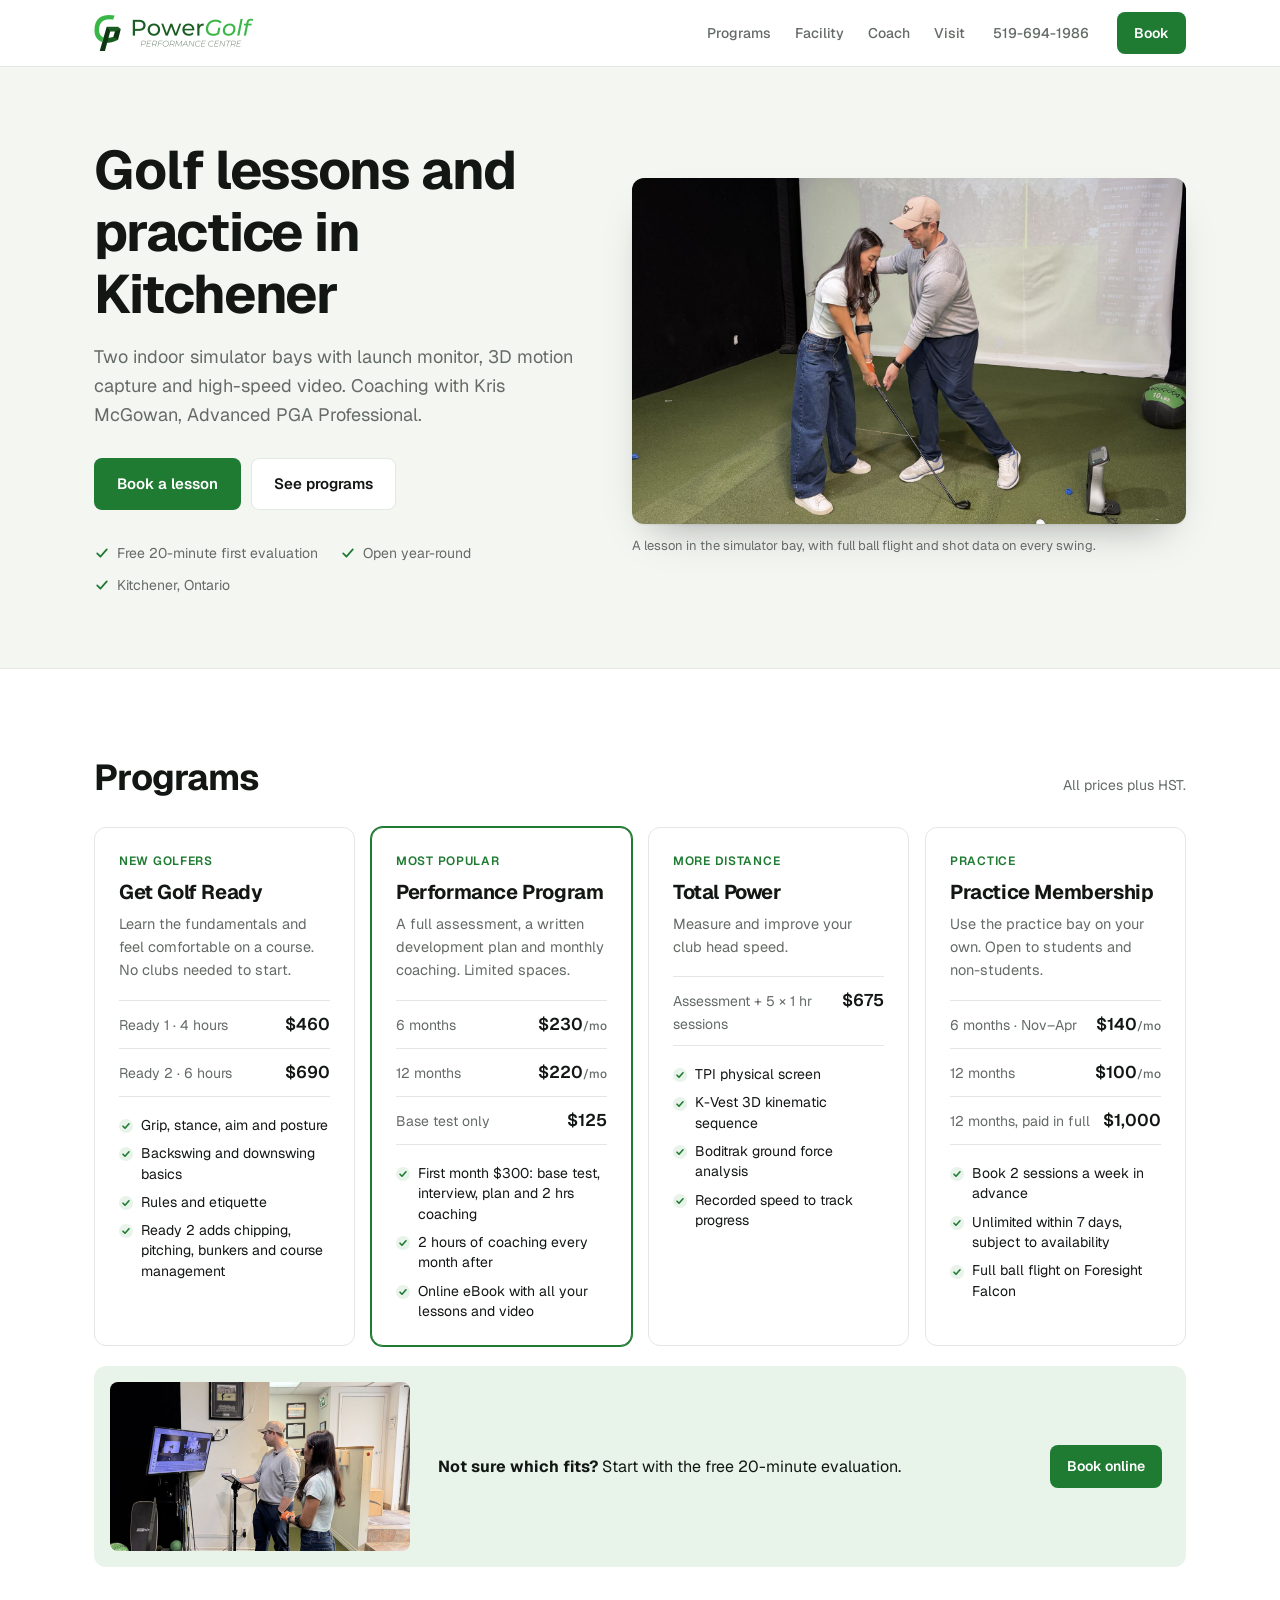
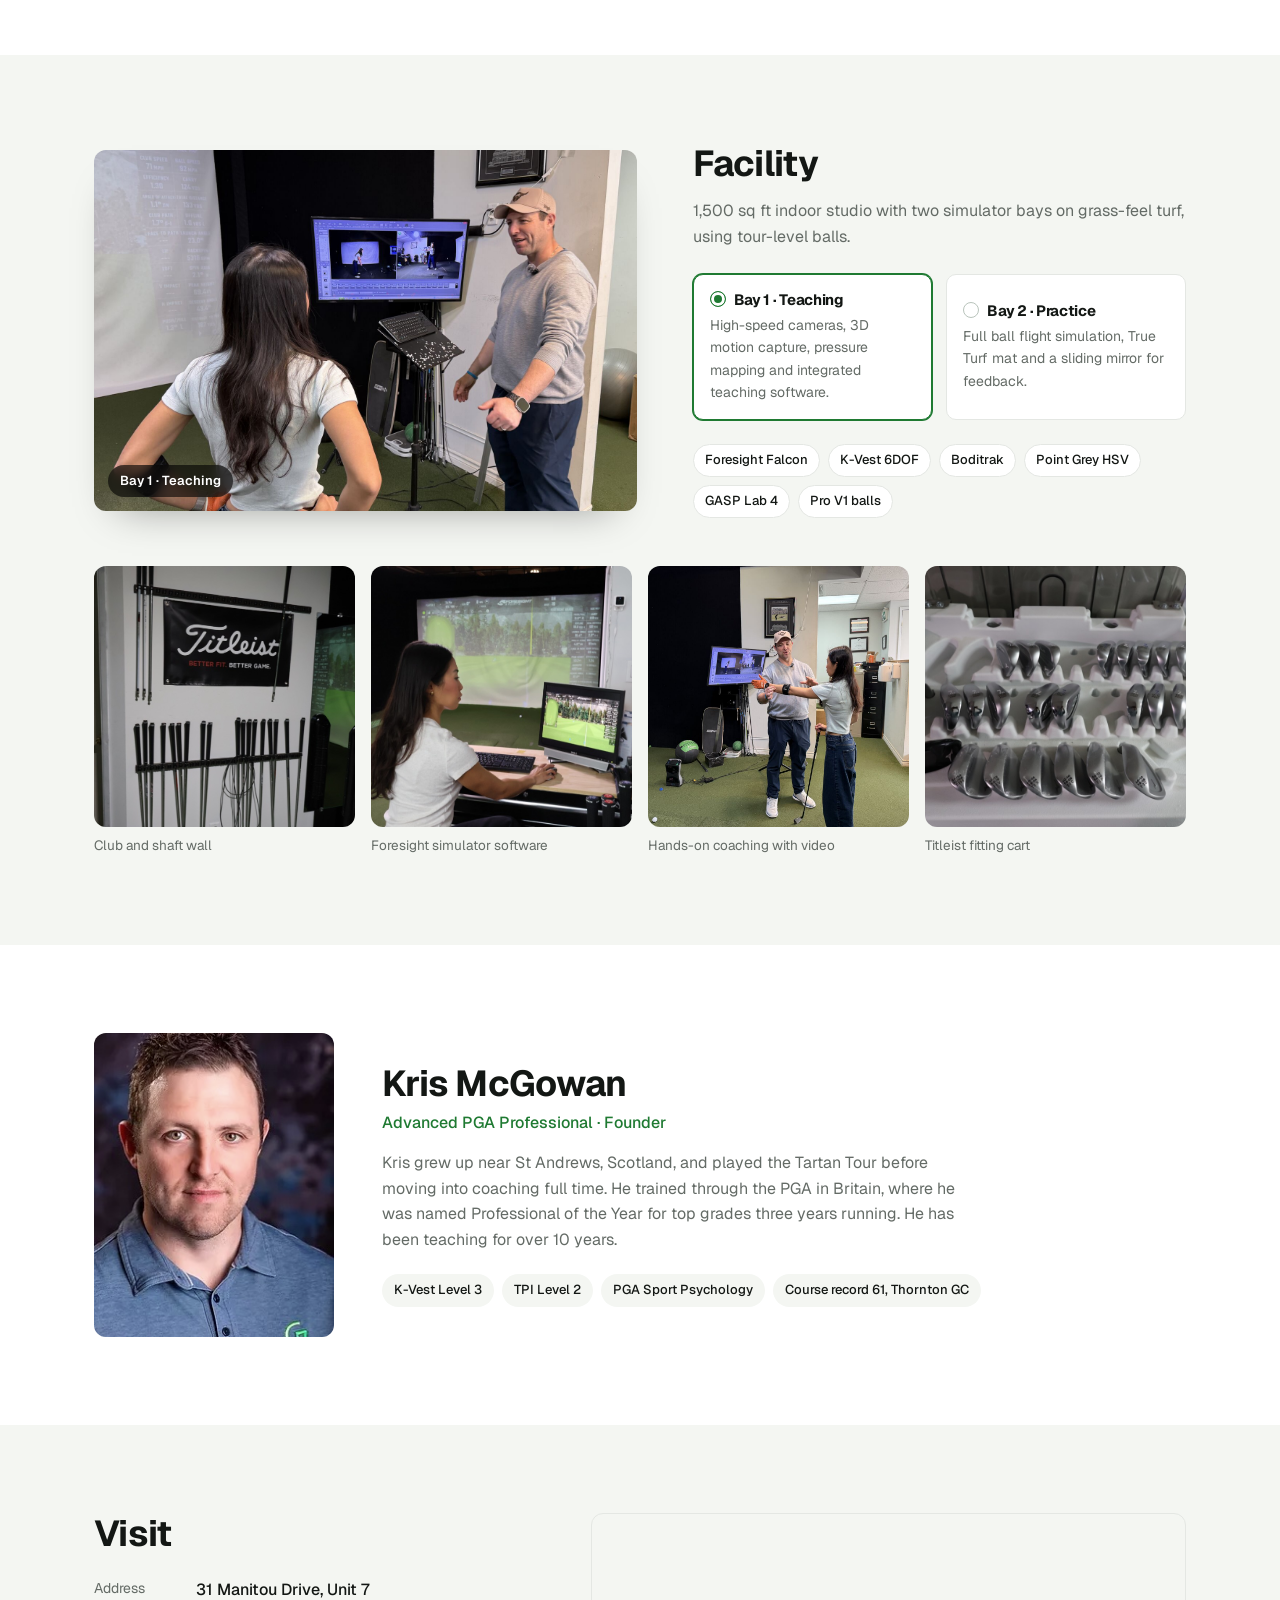
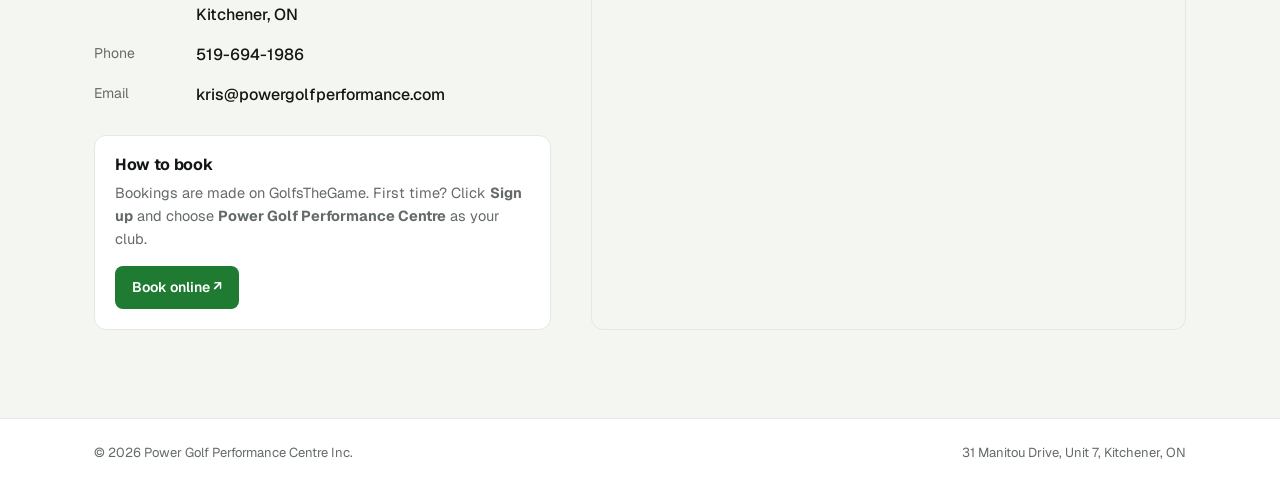
<file: index.html>
<!doctype html>
<html lang="en">
<head>
<meta charset="utf-8">
<meta name="viewport" content="width=device-width, initial-scale=1">
<title>Power Golf Performance Centre · Golf lessons in Kitchener</title>
<meta name="description" content="Indoor golf lessons and practice in Kitchener, Ontario. Two simulator bays and coaching with Kris McGowan, Advanced PGA Professional.">
<meta name="theme-color" content="#1f7a32">
<meta property="og:type" content="website">
<meta property="og:title" content="Power Golf Performance Centre · Golf lessons in Kitchener">
<meta property="og:description" content="Indoor golf lessons and practice in Kitchener, Ontario. Two simulator bays and coaching with Kris McGowan, Advanced PGA Professional.">
<meta property="og:image" content="https://meeoh.github.io/power-golf-perf/assets/photos/coaching.jpg">
<link rel="icon" href="assets/favicon.png">
<script type="application/ld+json">
{
  "@context": "https://schema.org",
  "@type": "SportsActivityLocation",
  "name": "Power Golf Performance Centre",
  "telephone": "+1-519-694-1986",
  "email": "kris@powergolfperformance.com",
  "address": {
    "@type": "PostalAddress",
    "streetAddress": "31 Manitou Drive, Unit 7",
    "addressLocality": "Kitchener",
    "addressRegion": "ON",
    "addressCountry": "CA"
  }
}
</script>
<link rel="preconnect" href="https://fonts.googleapis.com">
<link rel="preconnect" href="https://fonts.gstatic.com" crossorigin>
<link href="https://fonts.googleapis.com/css2?family=Geist:wght@400;500;600;700&display=swap" rel="stylesheet">
<link rel="stylesheet" href="style.css?v=5">
</head>
<body>

<header class="header">
  <div class="container header-inner">
    <a href="#top" class="logo"><img src="assets/logo.png" alt="Power Golf Performance Centre" width="170" height="38"></a>
    <nav class="nav">
      <a href="#programs">Programs</a>
      <a href="#facility">Facility</a>
      <a href="#coach">Coach</a>
      <a href="#visit">Visit</a>
    </nav>
    <a class="phone" href="tel:+15196941986">519-694-1986</a>
    <a class="btn btn-primary" href="https://www.golfsthegame.com/Login/Login/657/977567662" target="_blank" rel="noopener">Book</a>
    <button class="menu-btn" aria-expanded="false" aria-controls="mobile-nav" aria-label="Menu"><span></span><span></span></button>
  </div>
  <nav class="mobile-nav" id="mobile-nav" hidden>
    <a href="#programs">Programs</a>
    <a href="#facility">Facility</a>
    <a href="#coach">Coach</a>
    <a href="#visit">Visit</a>
    <a href="tel:+15196941986">Call 519-694-1986</a>
  </nav>
</header>

<main id="top">
  <!-- Hero -->
  <section class="hero">
    <div class="container hero-grid">
      <div>
        <h1>Golf lessons and practice in Kitchener</h1>
        <p class="lead">Two indoor simulator bays with launch monitor, 3D motion capture and high-speed video. Coaching with Kris McGowan, Advanced PGA Professional.</p>
        <div class="hero-btns">
          <a class="btn btn-primary btn-lg" href="https://www.golfsthegame.com/Login/Login/657/977567662" target="_blank" rel="noopener">Book a lesson</a>
          <a class="btn btn-ghost btn-lg" href="#programs">See programs</a>
        </div>
        <ul class="facts">
          <li><svg viewBox="0 0 20 20" aria-hidden="true"><path d="M4 10.5l4 4 8-9"/></svg>Free 20-minute first evaluation</li>
          <li><svg viewBox="0 0 20 20" aria-hidden="true"><path d="M4 10.5l4 4 8-9"/></svg>Open year-round</li>
          <li><svg viewBox="0 0 20 20" aria-hidden="true"><path d="M4 10.5l4 4 8-9"/></svg>Kitchener, Ontario</li>
        </ul>
      </div>
      <figure class="hero-img">
        <img src="assets/photos/coaching.jpg" alt="Kris adjusting a student's hands at address in the simulator bay, with shot data on the screen behind" width="1600" height="1000">
        <figcaption>A lesson in the simulator bay, with full ball flight and shot data on every swing.</figcaption>
      </figure>
    </div>
  </section>

  <!-- Programs -->
  <section class="section" id="programs">
    <div class="container">
      <div class="section-head">
        <h2>Programs</h2>
        <p>All prices plus HST.</p>
      </div>

      <div class="cards">
        <article class="card">
          <p class="tag">New golfers</p>
          <h3>Get Golf Ready</h3>
          <p class="card-desc">Learn the fundamentals and feel comfortable on a course. No clubs needed to start.</p>
          <ul class="prices">
            <li><span>Ready 1 · 4 hours</span><b>$460</b></li>
            <li><span>Ready 2 · 6 hours</span><b>$690</b></li>
          </ul>
          <ul class="ticks">
            <li>Grip, stance, aim and posture</li>
            <li>Backswing and downswing basics</li>
            <li>Rules and etiquette</li>
            <li>Ready 2 adds chipping, pitching, bunkers and course management</li>
          </ul>
        </article>

        <article class="card card-feature">
          <p class="tag">Most popular</p>
          <h3>Performance Program</h3>
          <p class="card-desc">A full assessment, a written development plan and monthly coaching. Limited spaces.</p>
          <ul class="prices">
            <li><span>6 months</span><b>$230<small>/mo</small></b></li>
            <li><span>12 months</span><b>$220<small>/mo</small></b></li>
            <li><span>Base test only</span><b>$125</b></li>
          </ul>
          <ul class="ticks">
            <li>First month $300: base test, interview, plan and 2 hrs coaching</li>
            <li>2 hours of coaching every month after</li>
            <li>Online eBook with all your lessons and video</li>
          </ul>
        </article>

        <article class="card">
          <p class="tag">More distance</p>
          <h3>Total Power</h3>
          <p class="card-desc">Measure and improve your club head speed.</p>
          <ul class="prices">
            <li><span>Assessment + 5 × 1 hr sessions</span><b>$675</b></li>
          </ul>
          <ul class="ticks">
            <li>TPI physical screen</li>
            <li>K-Vest 3D kinematic sequence</li>
            <li>Boditrak ground force analysis</li>
            <li>Recorded speed to track progress</li>
          </ul>
        </article>

        <article class="card">
          <p class="tag">Practice</p>
          <h3>Practice Membership</h3>
          <p class="card-desc">Use the practice bay on your own. Open to students and non-students.</p>
          <ul class="prices">
            <li><span>6 months · Nov–Apr</span><b>$140<small>/mo</small></b></li>
            <li><span>12 months</span><b>$100<small>/mo</small></b></li>
            <li><span>12 months, paid in full</span><b>$1,000</b></li>
          </ul>
          <ul class="ticks">
            <li>Book 2 sessions a week in advance</li>
            <li>Unlimited within 7 days, subject to availability</li>
            <li>Full ball flight on Foresight Falcon</li>
          </ul>
        </article>
      </div>

      <div class="cta-bar cta-photo">
        <img src="assets/photos/evaluation.jpg" alt="Kris and a student looking over her swing video on the teaching monitor" width="1200" height="675" loading="lazy">
        <div class="cta-text">
          <p><b>Not sure which fits?</b> Start with the free 20-minute evaluation.</p>
          <a class="btn btn-primary" href="https://www.golfsthegame.com/Login/Login/657/977567662" target="_blank" rel="noopener">Book online</a>
        </div>
      </div>
    </div>
  </section>

  <!-- Facility -->
  <section class="section section-alt" id="facility">
    <div class="container split">
      <!-- Bay media. Each panel can hold an <img> or a looping video:
           <video src="assets/video/bay1.mp4" poster="assets/photos/bay1-teaching.jpg" muted loop playsinline preload="metadata"></video> -->
      <figure class="framed bay-media">
        <div class="bay-panel is-active" id="bay-1-panel" role="tabpanel" aria-labelledby="bay-1-tab">
          <img src="assets/photos/bay1-teaching.jpg" alt="Bay 1: Kris talking a student through her swing on the high-speed video monitor in the teaching bay" width="1500" height="1000" loading="lazy">
        </div>
        <div class="bay-panel" id="bay-2-panel" role="tabpanel" aria-labelledby="bay-2-tab" hidden>
          <img src="assets/photos/bay2-practice.jpg" alt="Bay 2: golfer finishing a swing in the practice bay, with the club wall and mirror behind" width="1500" height="1000" loading="lazy">
        </div>
        <span class="bay-label" aria-hidden="true">Bay 1 · Teaching</span>
      </figure>
      <div>
        <h2>Facility</h2>
        <p class="body">1,500 sq ft indoor studio with two simulator bays on grass-feel turf, using tour-level balls.</p>
        <div class="bays" role="tablist" aria-label="Bays">
          <button class="bay-tab" role="tab" id="bay-1-tab" aria-controls="bay-1-panel" aria-selected="true" data-label="Bay 1 · Teaching"><h3>Bay 1 · Teaching</h3><p>High-speed cameras, 3D motion capture, pressure mapping and integrated teaching software.</p></button>
          <button class="bay-tab" role="tab" id="bay-2-tab" aria-controls="bay-2-panel" aria-selected="false" tabindex="-1" data-label="Bay 2 · Practice"><h3>Bay 2 · Practice</h3><p>Full ball flight simulation, True Turf mat and a sliding mirror for feedback.</p></button>
        </div>
        <ul class="chips">
          <li>Foresight Falcon</li>
          <li>K-Vest 6DOF</li>
          <li>Boditrak</li>
          <li>Point Grey HSV</li>
          <li>GASP Lab 4</li>
          <li>Pro V1 balls</li>
        </ul>
      </div>
    </div>
    <div class="container gallery">
      <figure><img src="assets/photos/clubwall.jpg" alt="Wall of club shafts under a Titleist banner" width="666" height="1000" loading="lazy" style="object-position: 50% 30%"><figcaption>Club and shaft wall</figcaption></figure>
      <figure><img src="assets/photos/software.jpg" alt="Golfer at the simulator computer" width="1000" height="666" loading="lazy" style="object-position: 45% 50%"><figcaption>Foresight simulator software</figcaption></figure>
      <figure><img src="assets/photos/hands-on.jpg" alt="Kris adjusting a student's arm position beside the high-speed video monitor" width="1000" height="1000" loading="lazy"><figcaption>Hands-on coaching with video</figcaption></figure>
      <figure><img src="assets/photos/fitting.jpg" alt="Titleist fitting cart with interchangeable club heads" width="1000" height="666" loading="lazy"><figcaption>Titleist fitting cart</figcaption></figure>
    </div>
  </section>

  <!-- Coach -->
  <section class="section" id="coach">
    <div class="container coach">
      <img src="assets/kris.jpg" alt="Kris McGowan" width="244" height="310" loading="lazy">
      <div>
        <h2>Kris McGowan</h2>
        <p class="role">Advanced PGA Professional · Founder</p>
        <p class="body">Kris grew up near St Andrews, Scotland, and played the Tartan Tour before moving into coaching full time. He trained through the PGA in Britain, where he was named Professional of the Year for top grades three years running. He has been teaching for over 10 years.</p>
        <ul class="chips">
          <li>K-Vest Level 3</li>
          <li>TPI Level 2</li>
          <li>PGA Sport Psychology</li>
          <li>Course record 61, Thornton GC</li>
        </ul>
      </div>
    </div>
  </section>

  <!-- Visit -->
  <section class="section section-alt" id="visit">
    <div class="container visit">
      <div class="visit-info">
        <h2>Visit</h2>
        <dl>
          <div><dt>Address</dt><dd>31 Manitou Drive, Unit 7<br>Kitchener, ON</dd></div>
          <div><dt>Phone</dt><dd><a href="tel:+15196941986">519-694-1986</a></dd></div>
          <div><dt>Email</dt><dd><a href="mailto:kris@powergolfperformance.com">kris@powergolfperformance.com</a></dd></div>
        </dl>
        <div class="booking-note">
          <h3>How to book</h3>
          <p>Bookings are made on GolfsTheGame. First time? Click <b>Sign up</b> and choose <b>Power Golf Performance Centre</b> as your club.</p>
          <a class="btn btn-primary" href="https://www.golfsthegame.com/Login/Login/657/977567662" target="_blank" rel="noopener">Book online ↗</a>
        </div>
      </div>
      <div class="map">
        <iframe title="Map to Power Golf Performance Centre" src="https://www.google.com/maps?q=31+Manitou+Drive+Unit+7,+Kitchener,+ON&output=embed" loading="lazy" referrerpolicy="no-referrer-when-downgrade"></iframe>
      </div>
    </div>
  </section>
</main>

<footer class="footer">
  <div class="container footer-inner">
    <span>© <span id="yr">2025</span> Power Golf Performance Centre Inc.</span>
    <span>31 Manitou Drive, Unit 7, Kitchener, ON</span>
  </div>
</footer>

<script>
  document.getElementById('yr').textContent = new Date().getFullYear();
  const btn = document.querySelector('.menu-btn');
  const menu = document.getElementById('mobile-nav');
  const setMenu = open => { menu.hidden = !open; btn.setAttribute('aria-expanded', open); };
  btn.addEventListener('click', () => setMenu(menu.hidden));
  menu.querySelectorAll('a').forEach(a => a.addEventListener('click', () => setMenu(false)));

  // Facility: Bay 1 / Bay 2 tabs switch the photo (or video) beside them
  const tabs = [...document.querySelectorAll('.bay-tab')];
  const panels = tabs.map(t => document.getElementById(t.getAttribute('aria-controls')));
  const label = document.querySelector('.bay-label');
  const reduceMotion = matchMedia('(prefers-reduced-motion: reduce)').matches;
  panels.forEach(p => { p.hidden = false; });
  const selectBay = i => {
    tabs.forEach((t, j) => {
      const on = i === j;
      t.setAttribute('aria-selected', on);
      t.tabIndex = on ? 0 : -1;
      panels[j].classList.toggle('is-active', on);
      panels[j].setAttribute('aria-hidden', !on);
      const video = panels[j].querySelector('video');
      if (video) on && !reduceMotion ? video.play().catch(() => {}) : video.pause();
    });
    label.textContent = tabs[i].dataset.label;
  };
  tabs.forEach((t, i) => {
    t.addEventListener('click', () => selectBay(i));
    t.addEventListener('keydown', e => {
      const d = { ArrowRight: 1, ArrowDown: 1, ArrowLeft: -1, ArrowUp: -1 }[e.key];
      if (!d) return;
      e.preventDefault();
      const n = (i + d + tabs.length) % tabs.length;
      selectBay(n); tabs[n].focus();
    });
  });
  // On phones the photo sits above the cards; bring it back into view after a tap
  tabs.forEach((t, i) => t.addEventListener('click', () => {
    const media = document.querySelector('.bay-media').getBoundingClientRect();
    if (media.top < 70) window.scrollBy({ top: media.top - 80, behavior: reduceMotion ? 'auto' : 'smooth' });
  }));
  selectBay(0);
</script>
<script src="placeholders.js?v=4"></script>
</body>
</html>
</file>
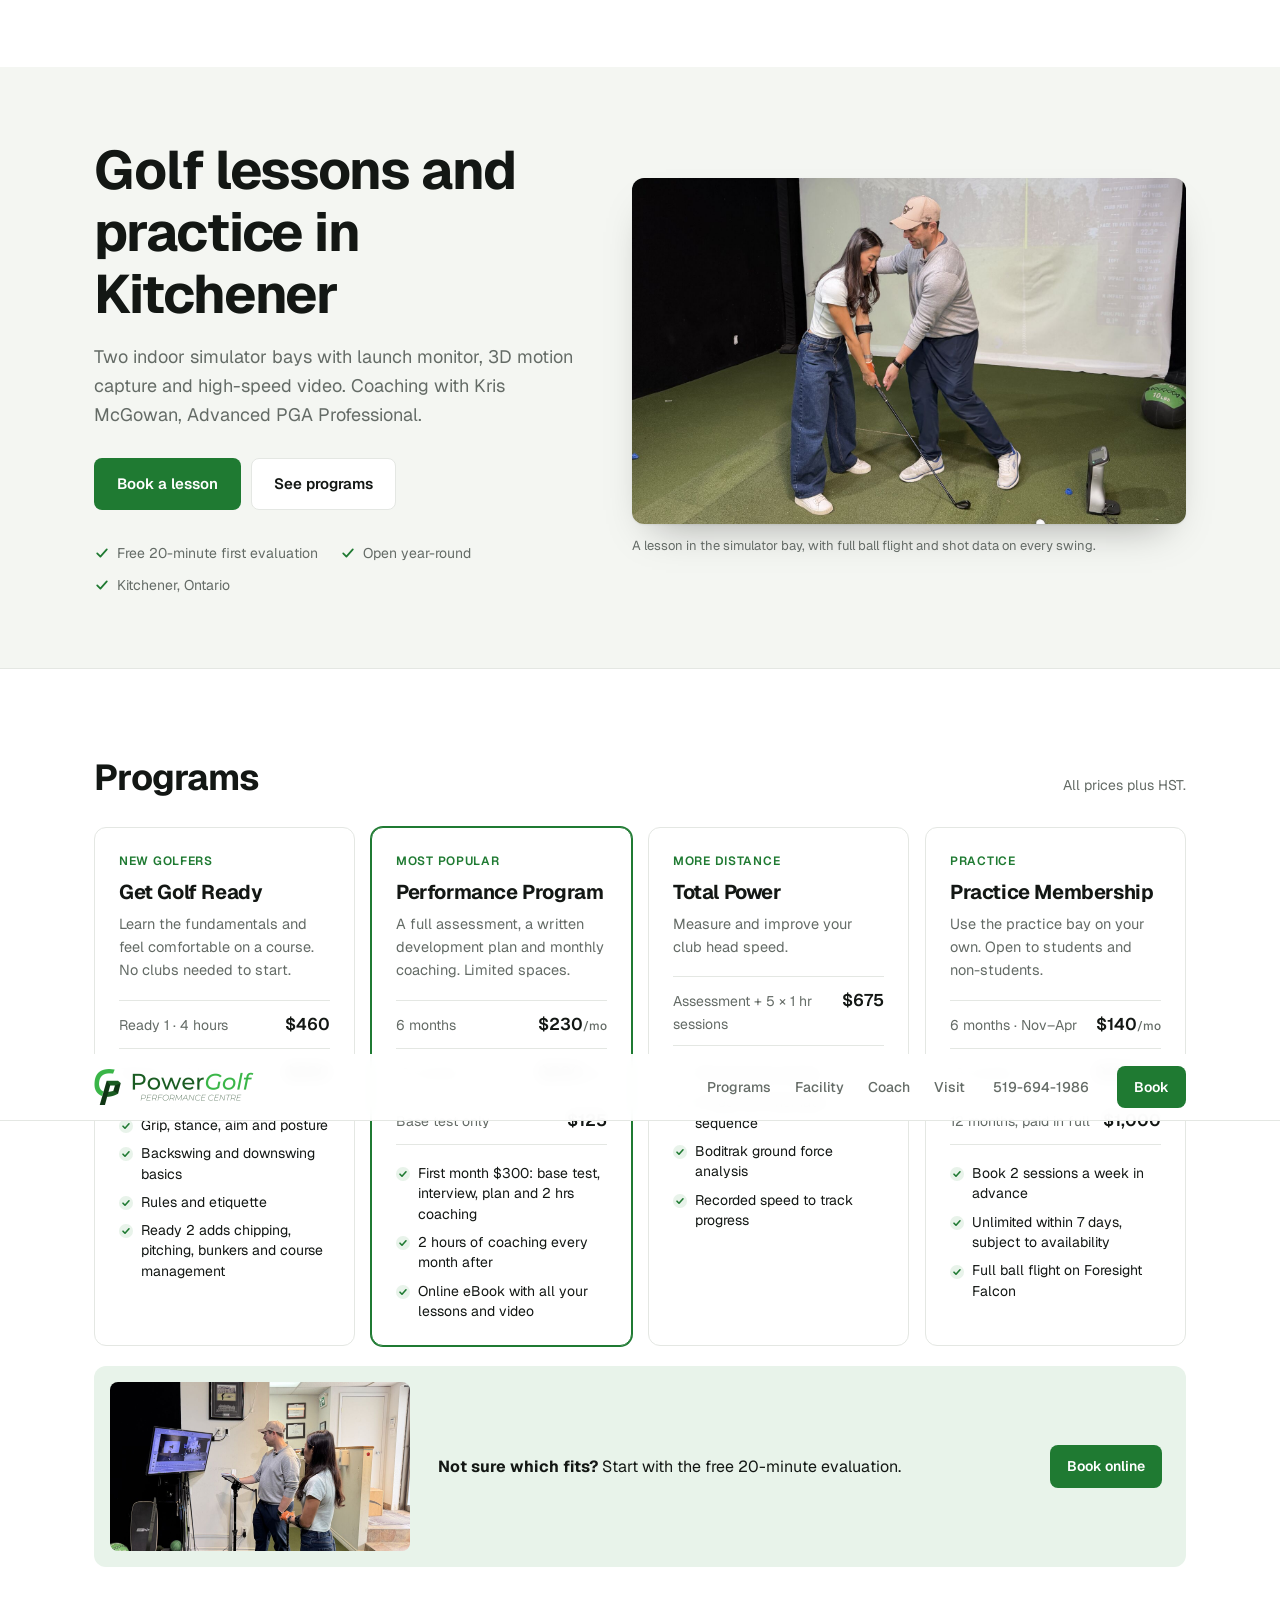
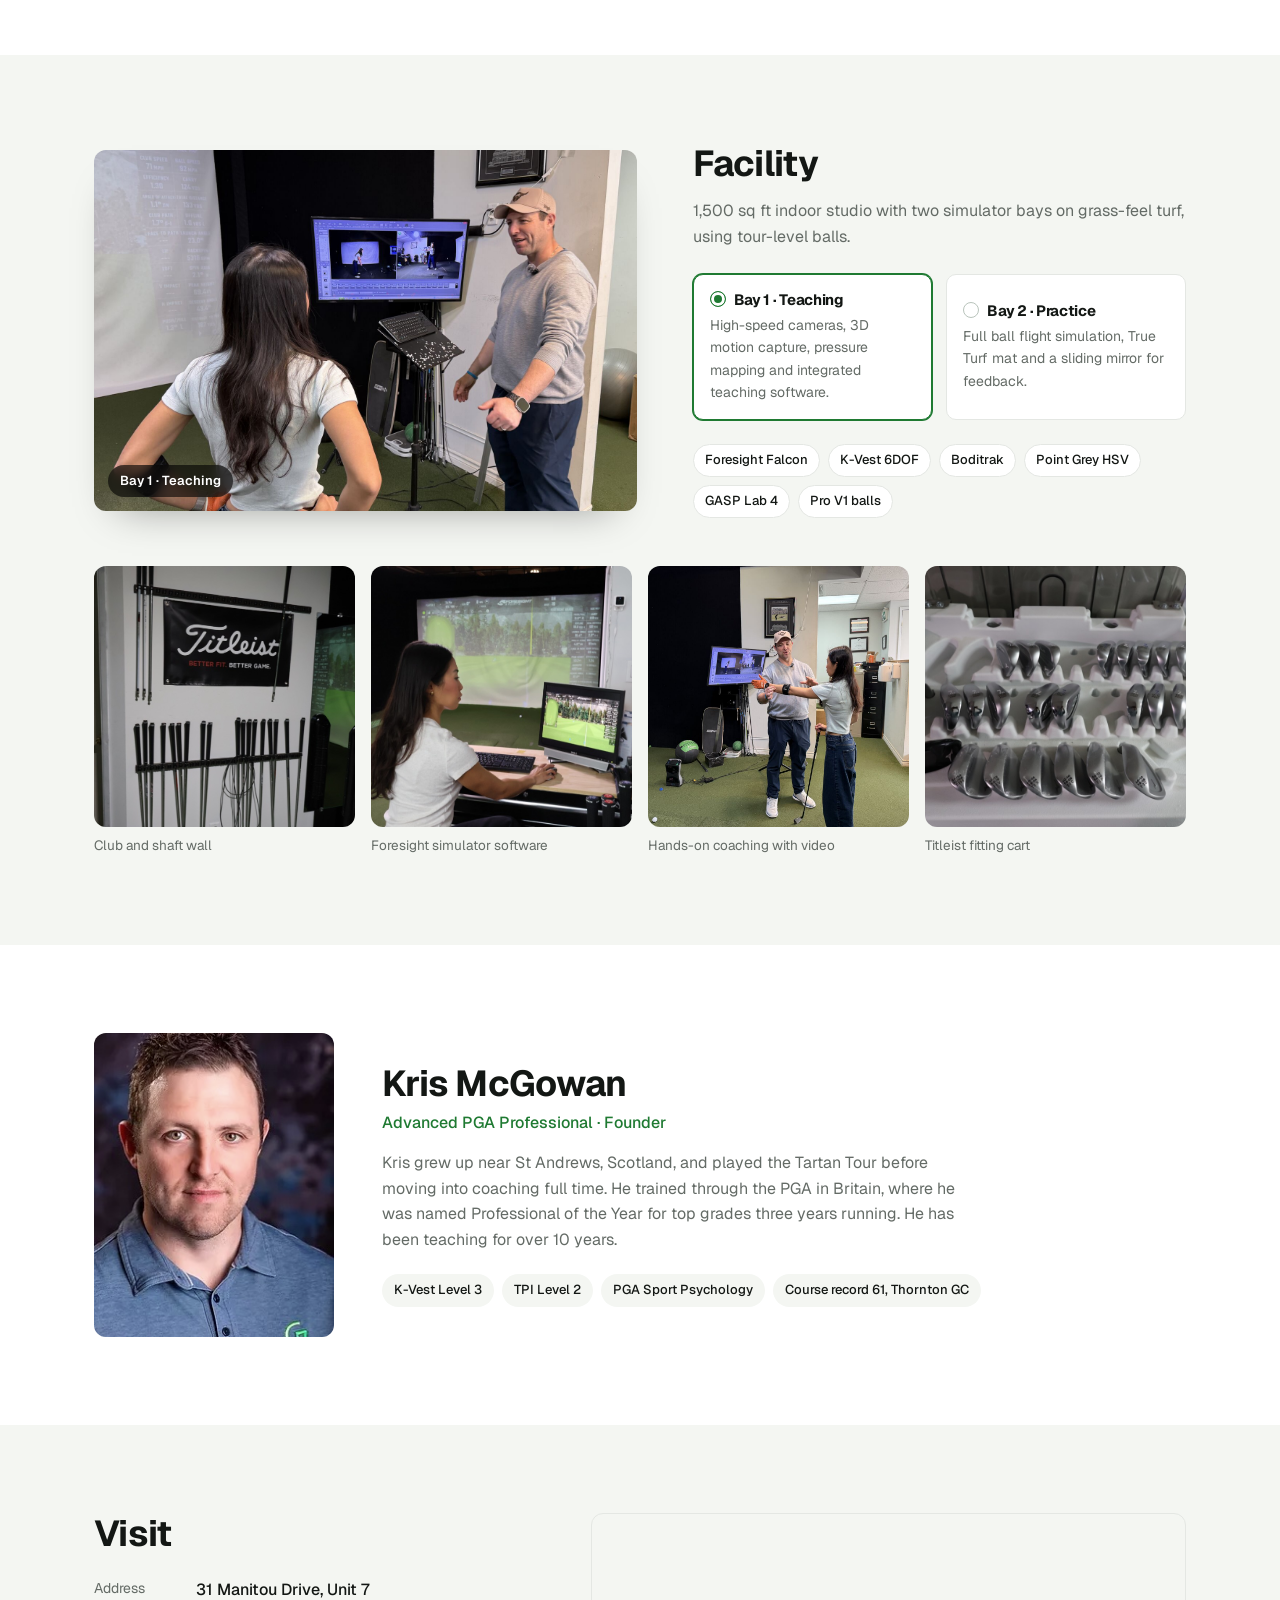
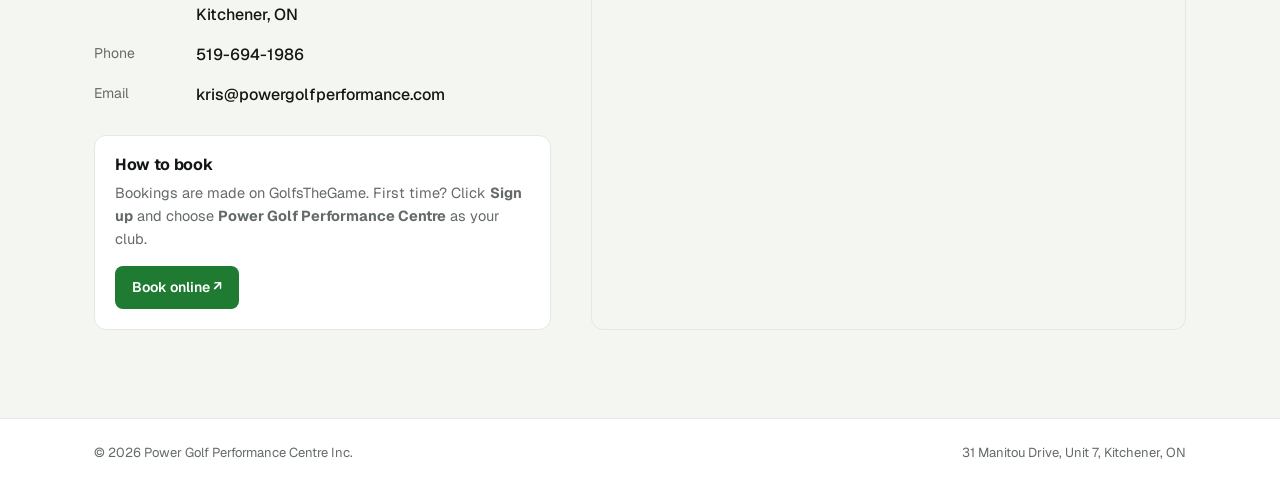
<file: contact/index.html>
<!doctype html><html lang="en"><head><meta charset="utf-8"><title>Power Golf Performance Centre</title>
<meta http-equiv="refresh" content="0; url=../#visit"><link rel="canonical" href="../#visit"><meta name="robots" content="noindex"></head>
<body><p>This page has moved. <a href="../#visit">Continue</a>.</p></body></html>
</file>
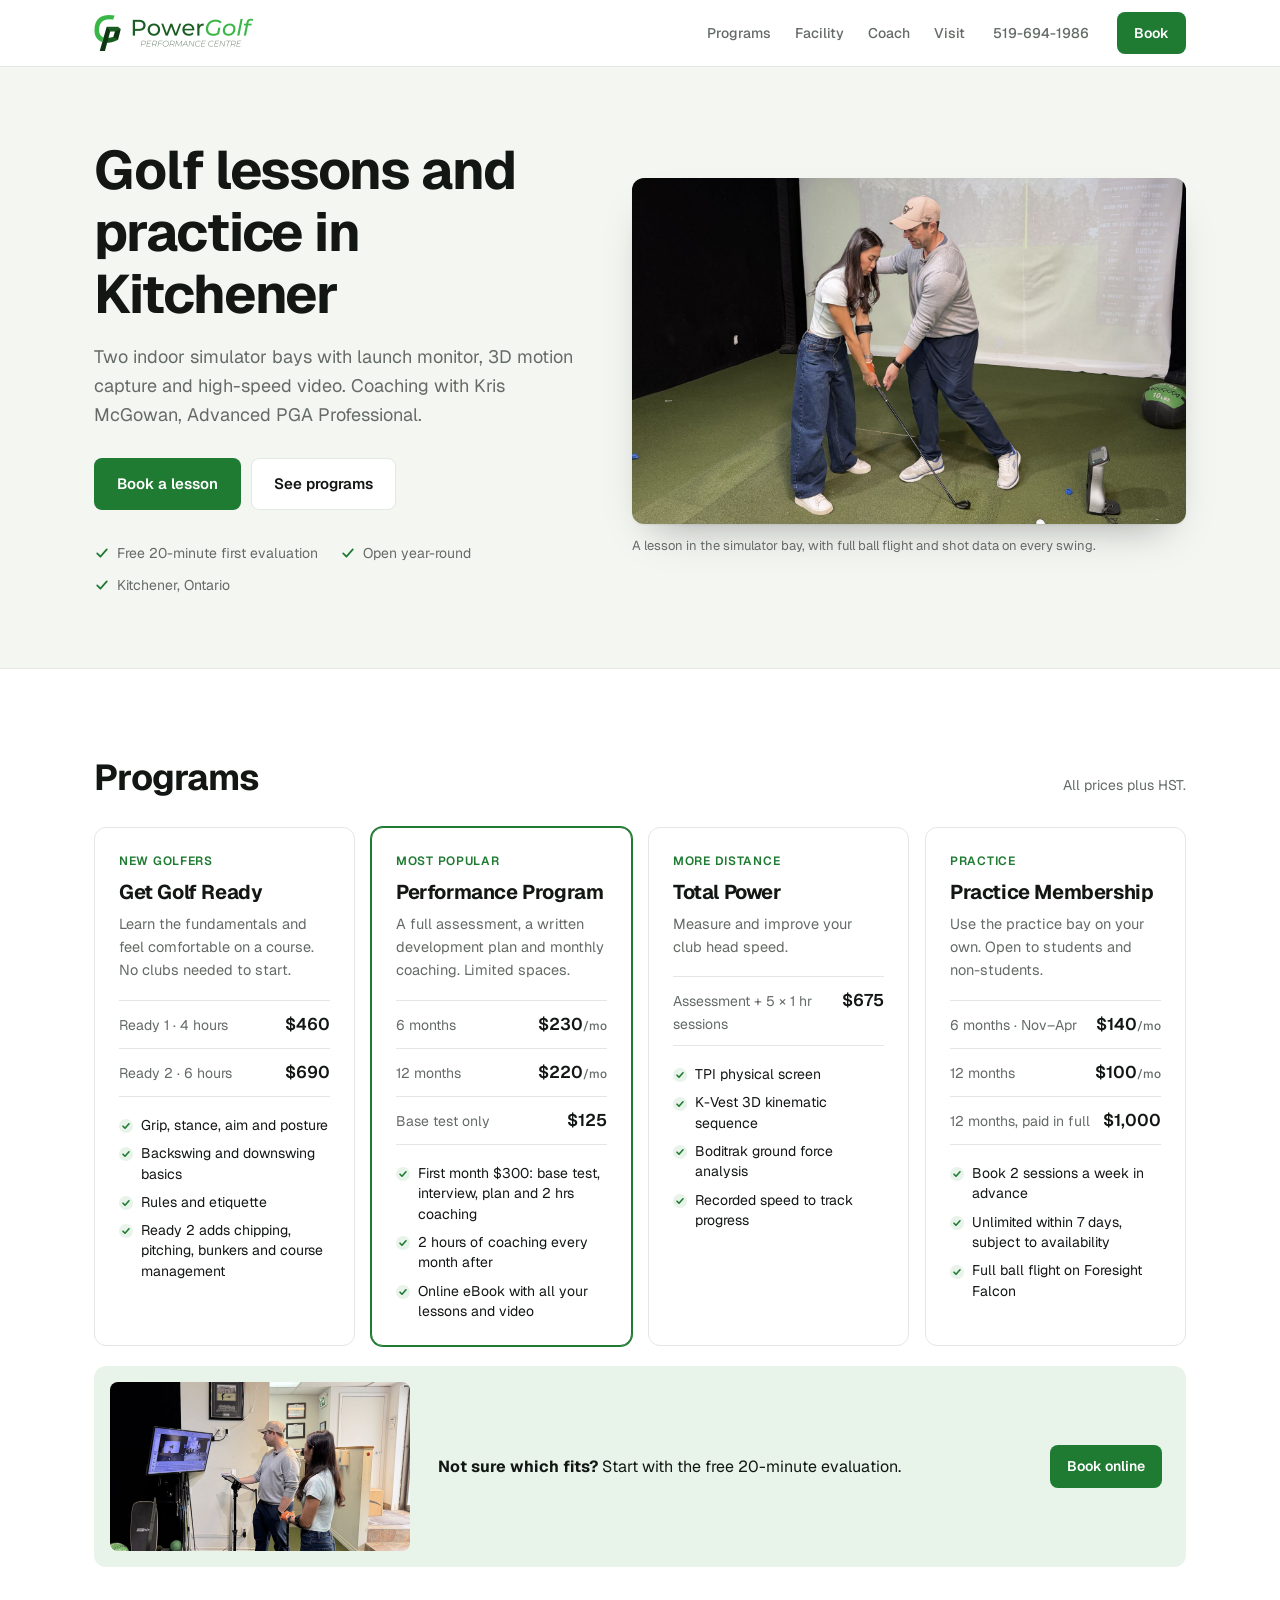
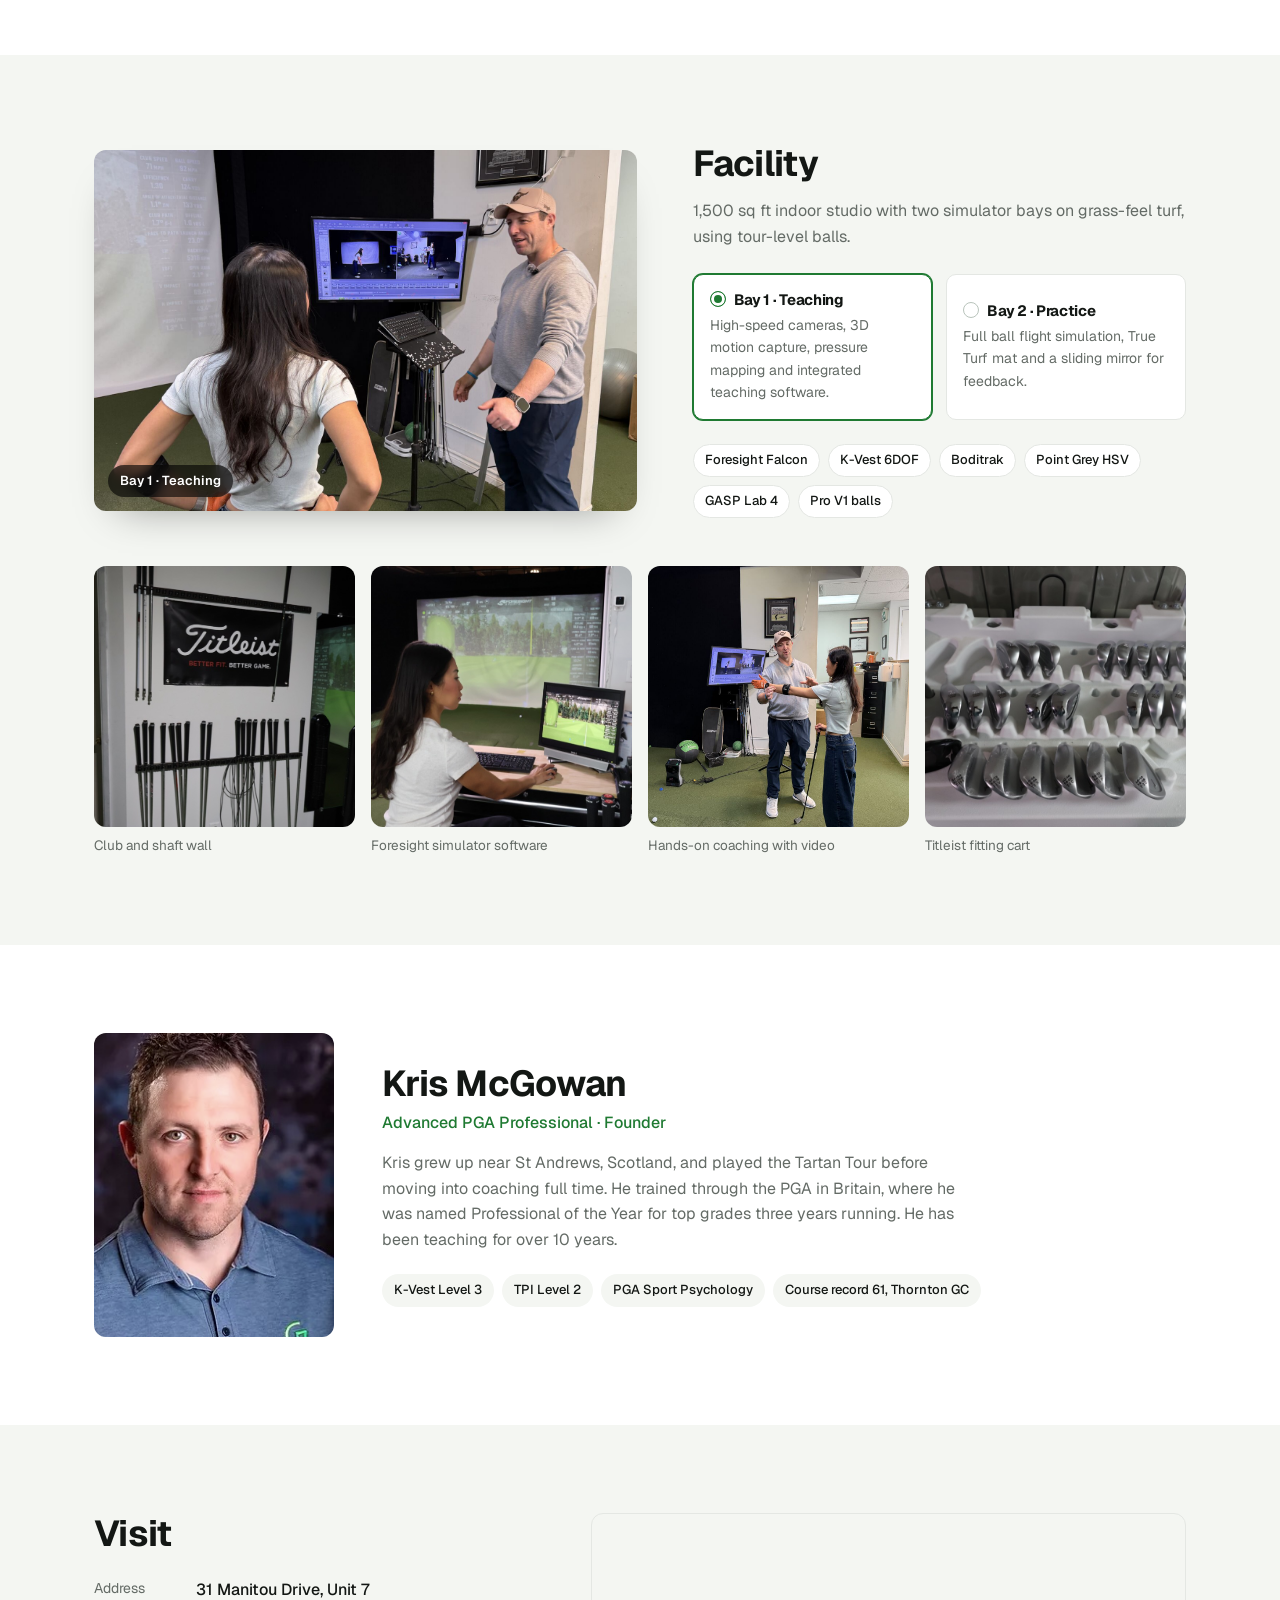
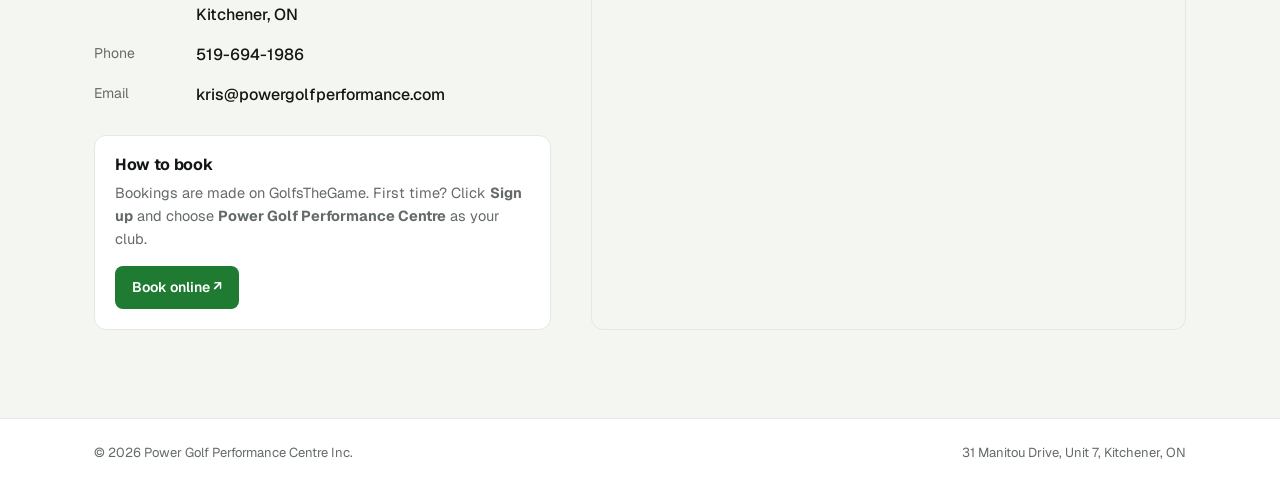
<file: faq/index.html>
<!doctype html><html lang="en"><head><meta charset="utf-8"><title>Power Golf Performance Centre</title>
<meta http-equiv="refresh" content="0; url=../"><link rel="canonical" href="../"><meta name="robots" content="noindex"></head>
<body><p>This page has moved. <a href="../">Continue</a>.</p></body></html>
</file>
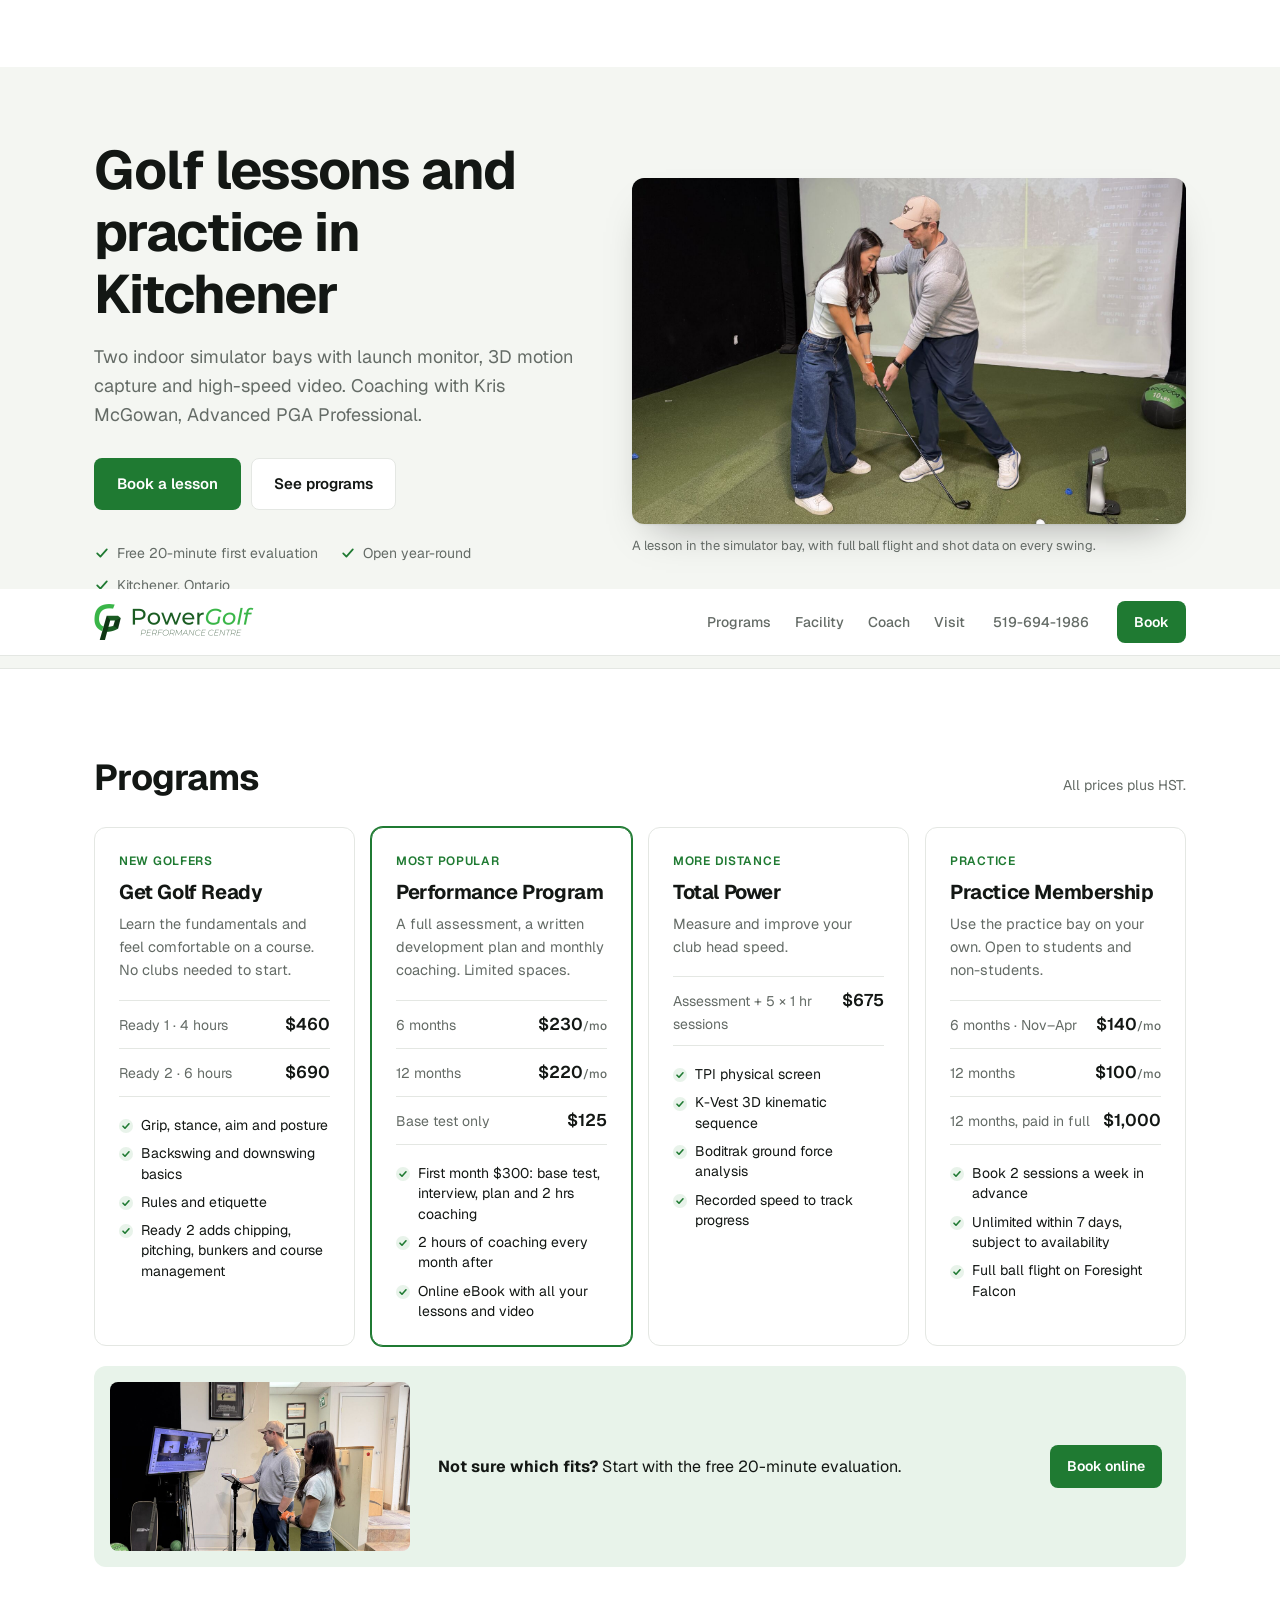
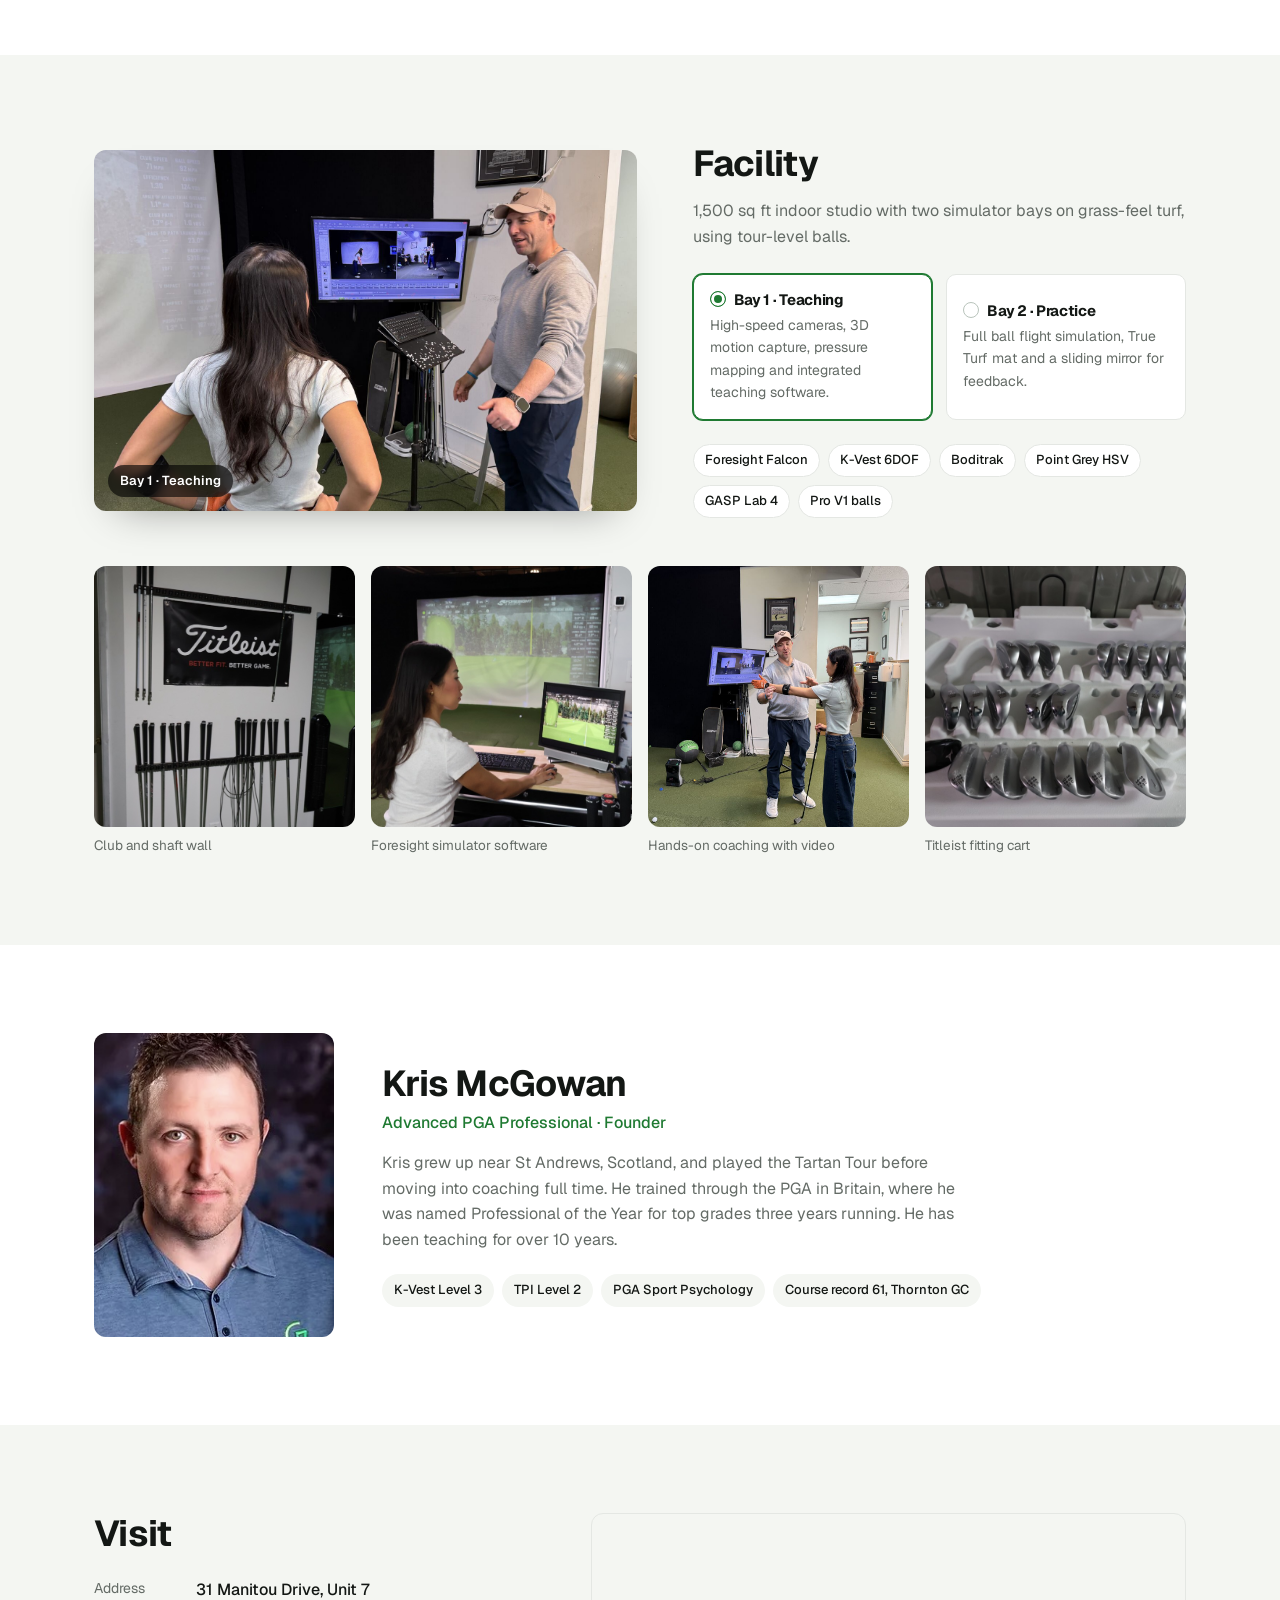
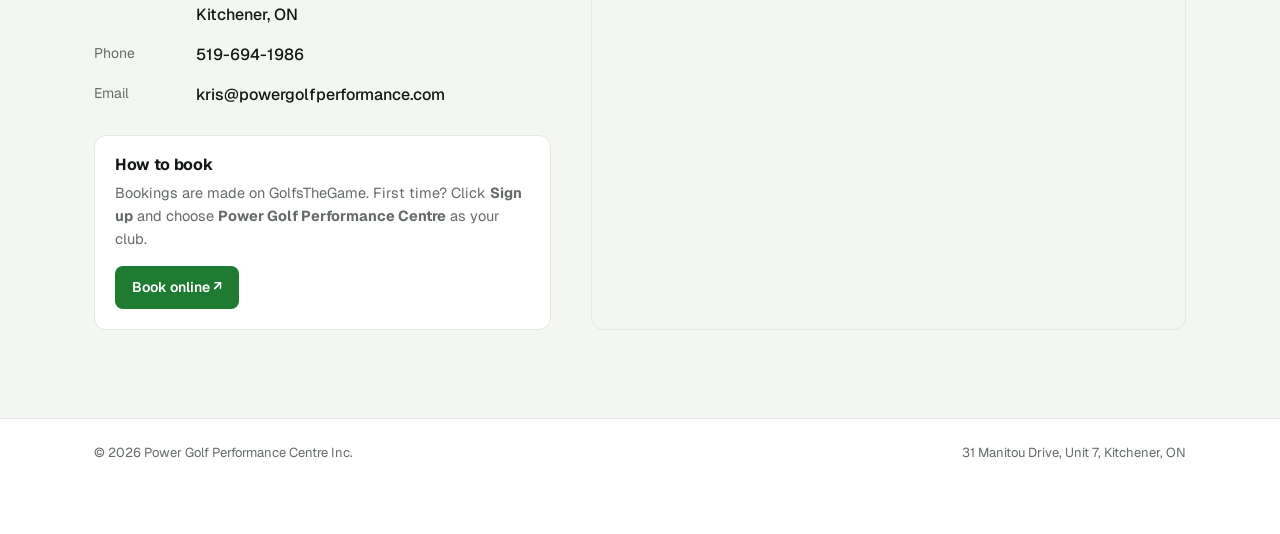
<file: get-golf-ready/index.html>
<!doctype html><html lang="en"><head><meta charset="utf-8"><title>Power Golf Performance Centre</title>
<meta http-equiv="refresh" content="0; url=../#programs"><link rel="canonical" href="../#programs"><meta name="robots" content="noindex"></head>
<body><p>This page has moved. <a href="../#programs">Continue</a>.</p></body></html>
</file>
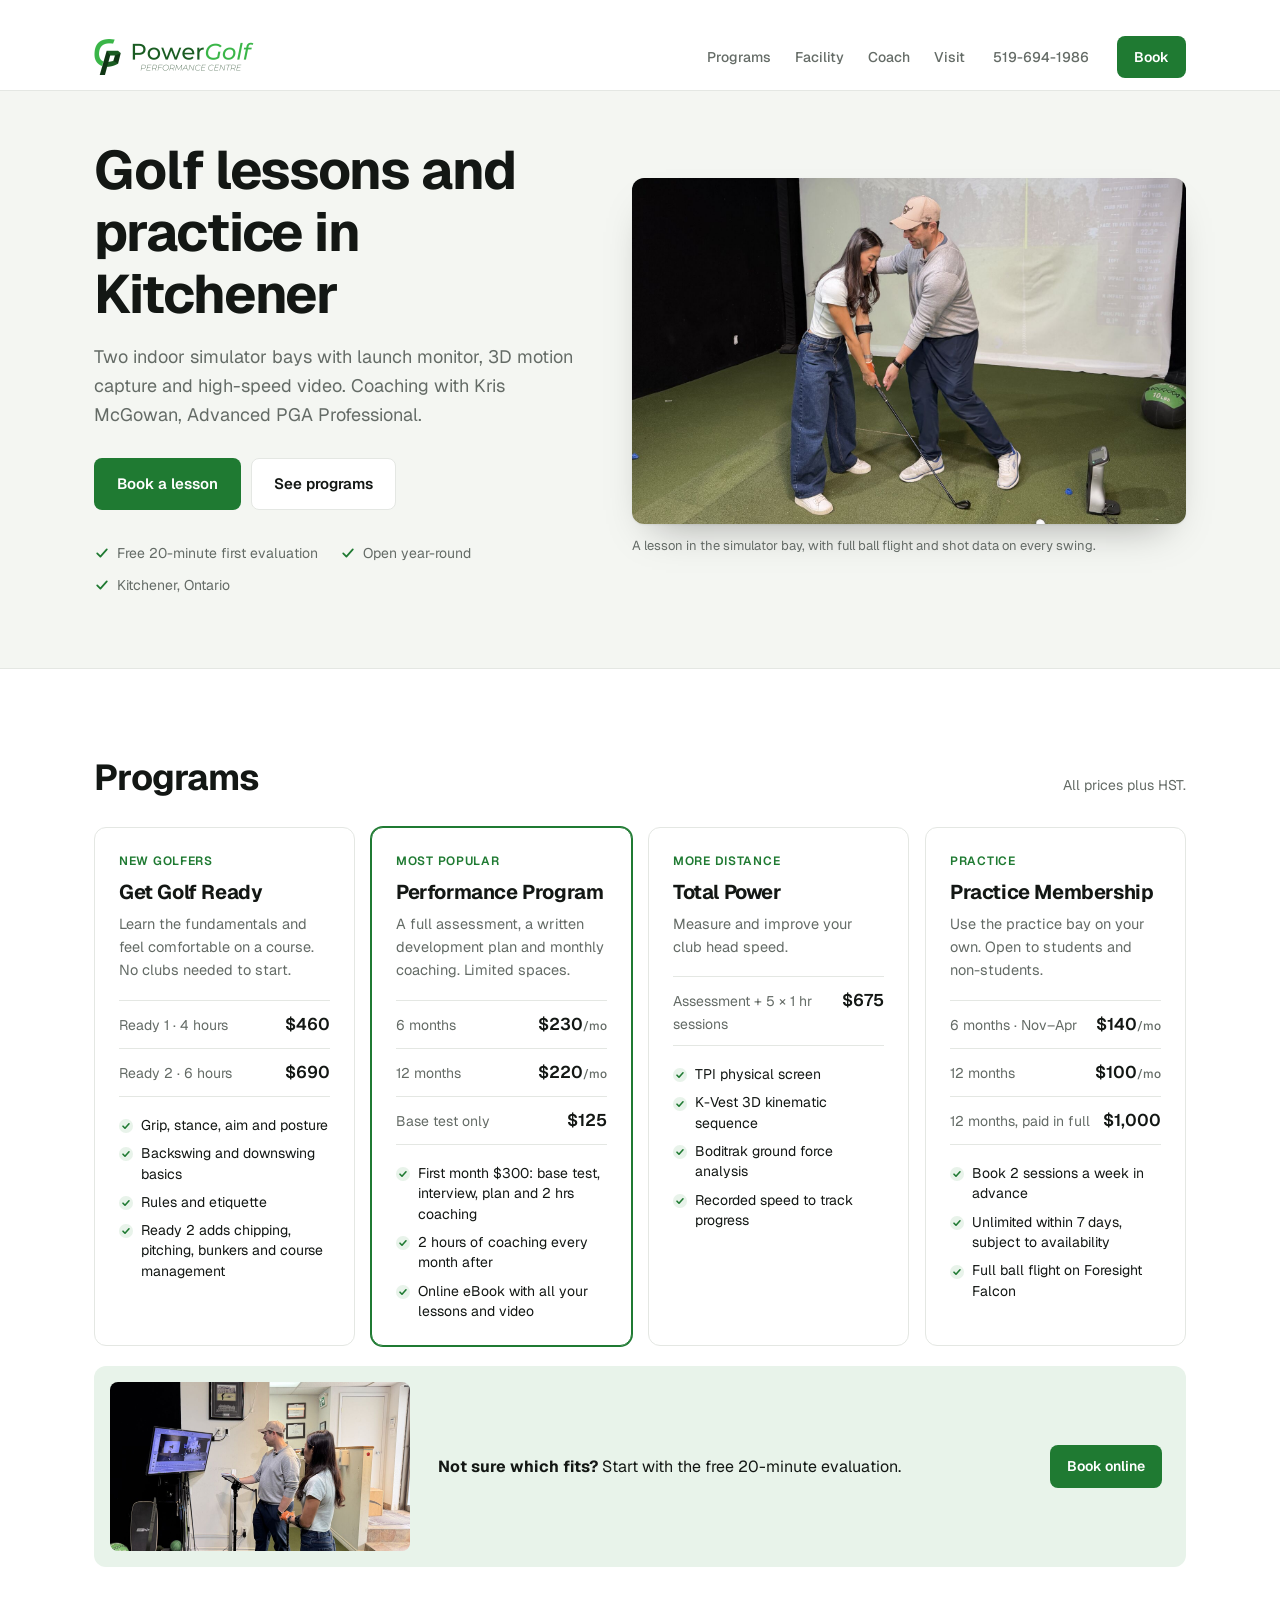
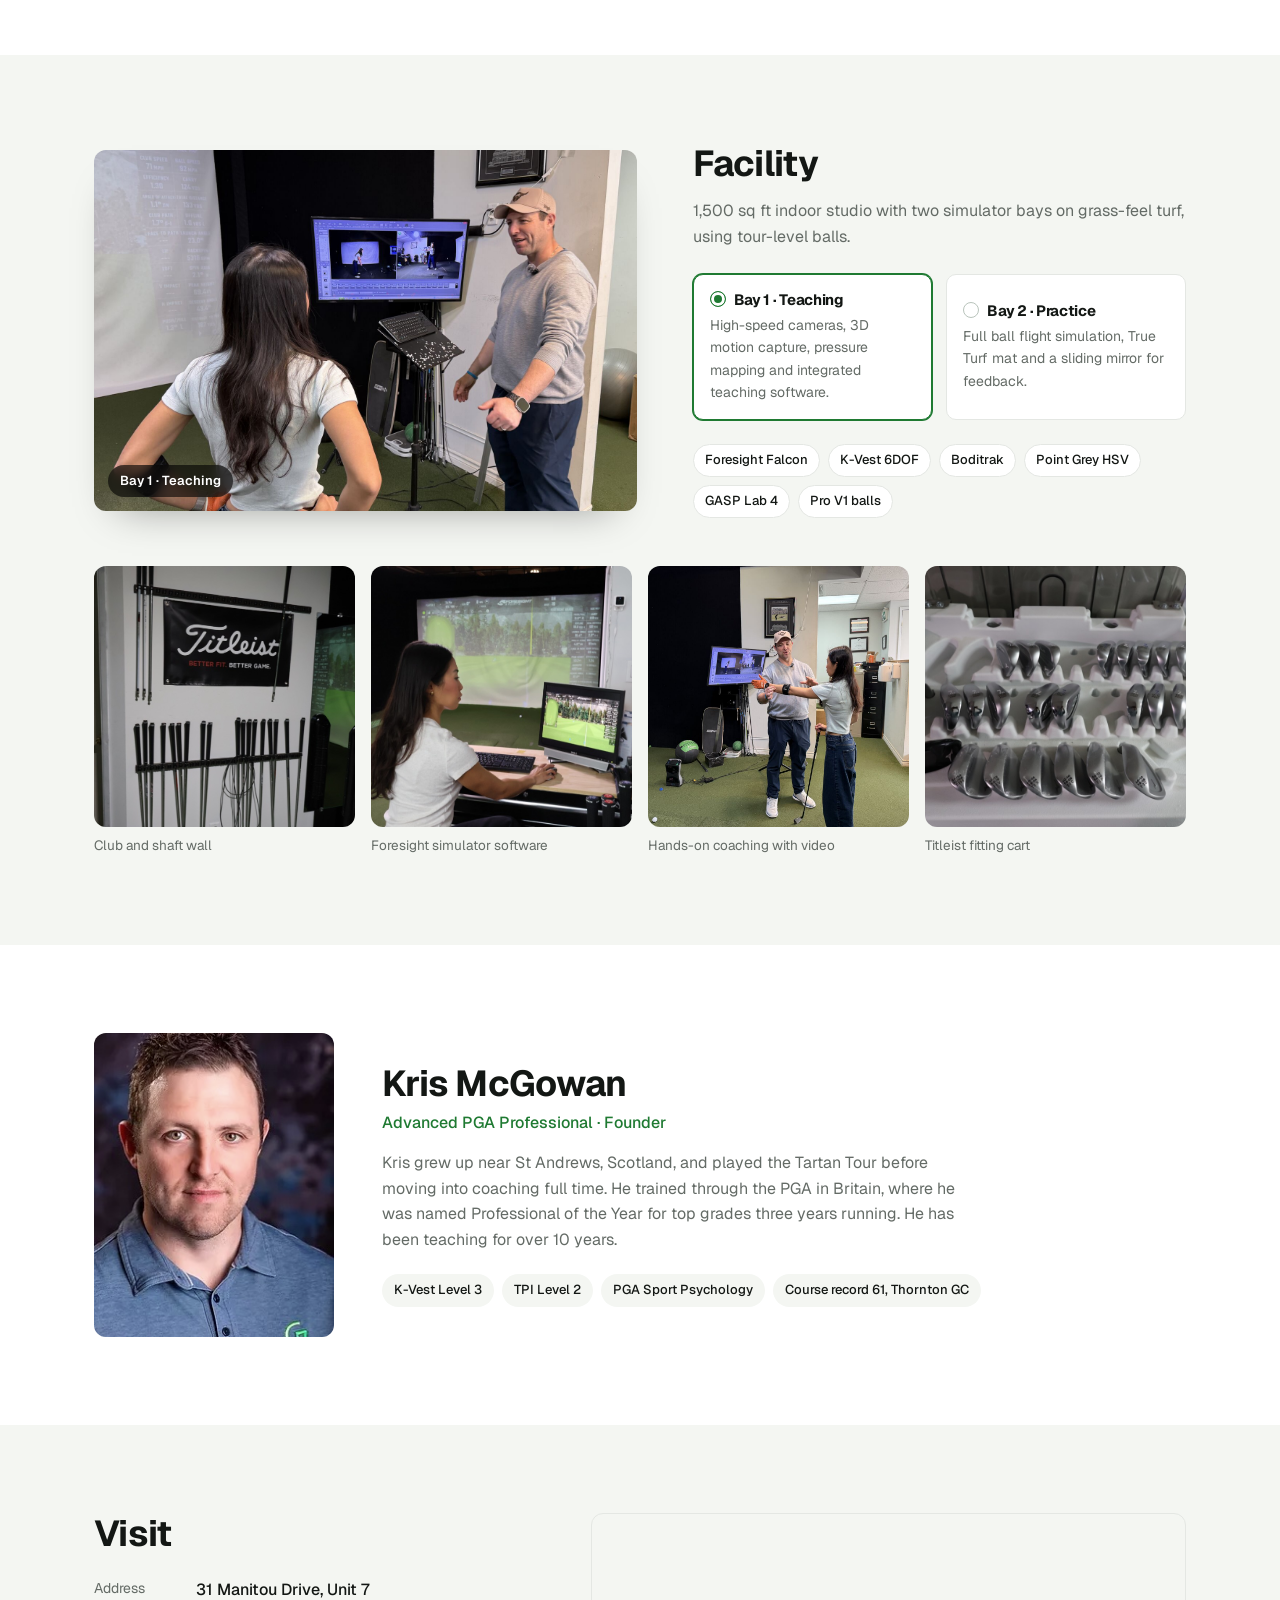
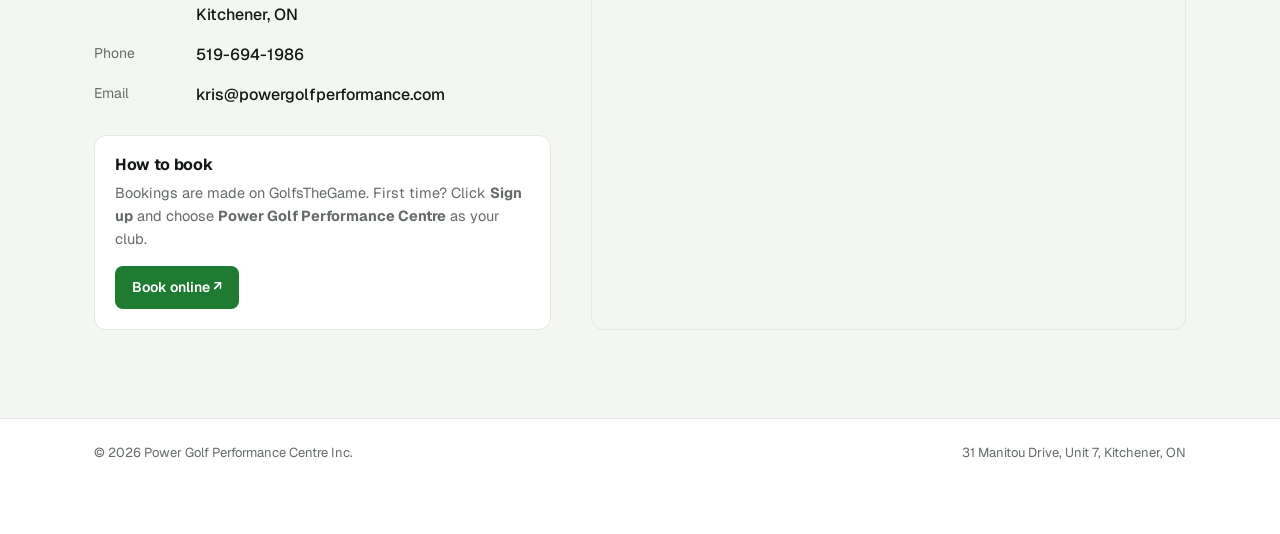
<file: kris-mcgowan/index.html>
<!doctype html><html lang="en"><head><meta charset="utf-8"><title>Power Golf Performance Centre</title>
<meta http-equiv="refresh" content="0; url=../#coach"><link rel="canonical" href="../#coach"><meta name="robots" content="noindex"></head>
<body><p>This page has moved. <a href="../#coach">Continue</a>.</p></body></html>
</file>
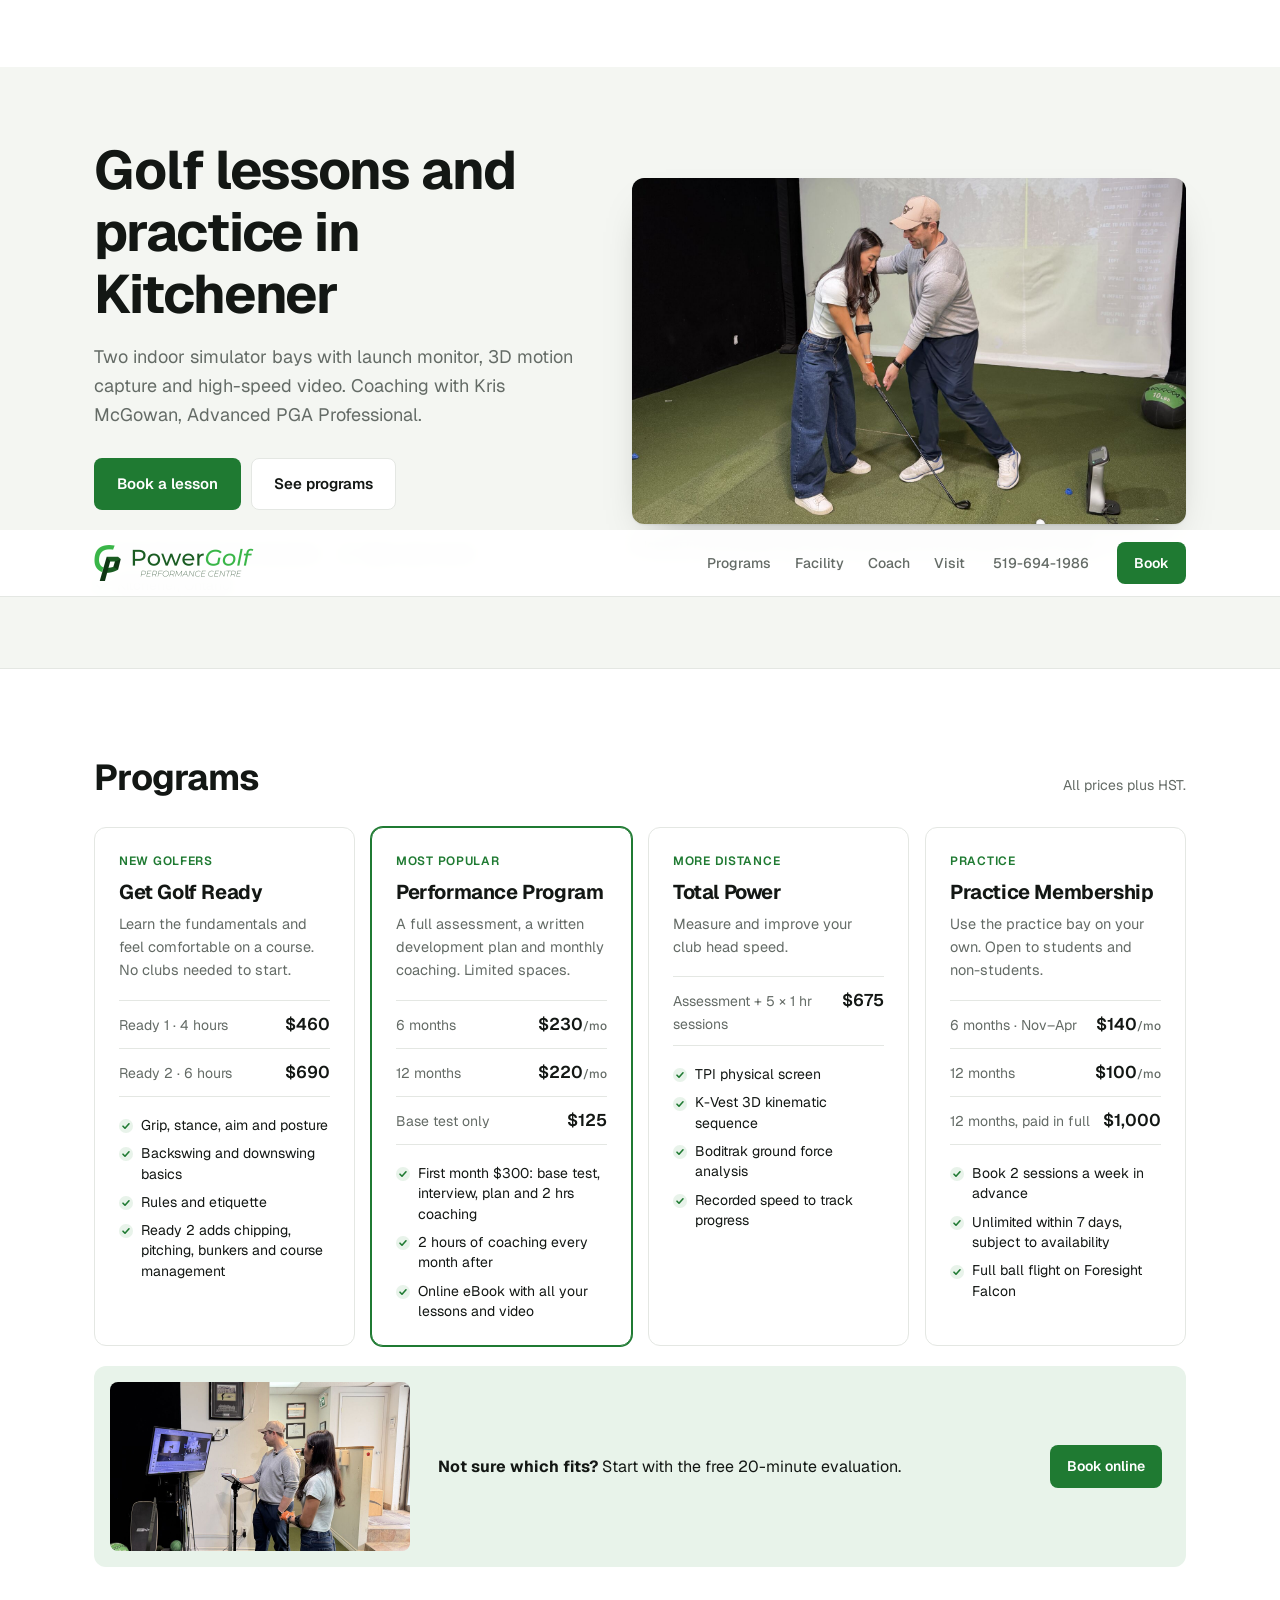
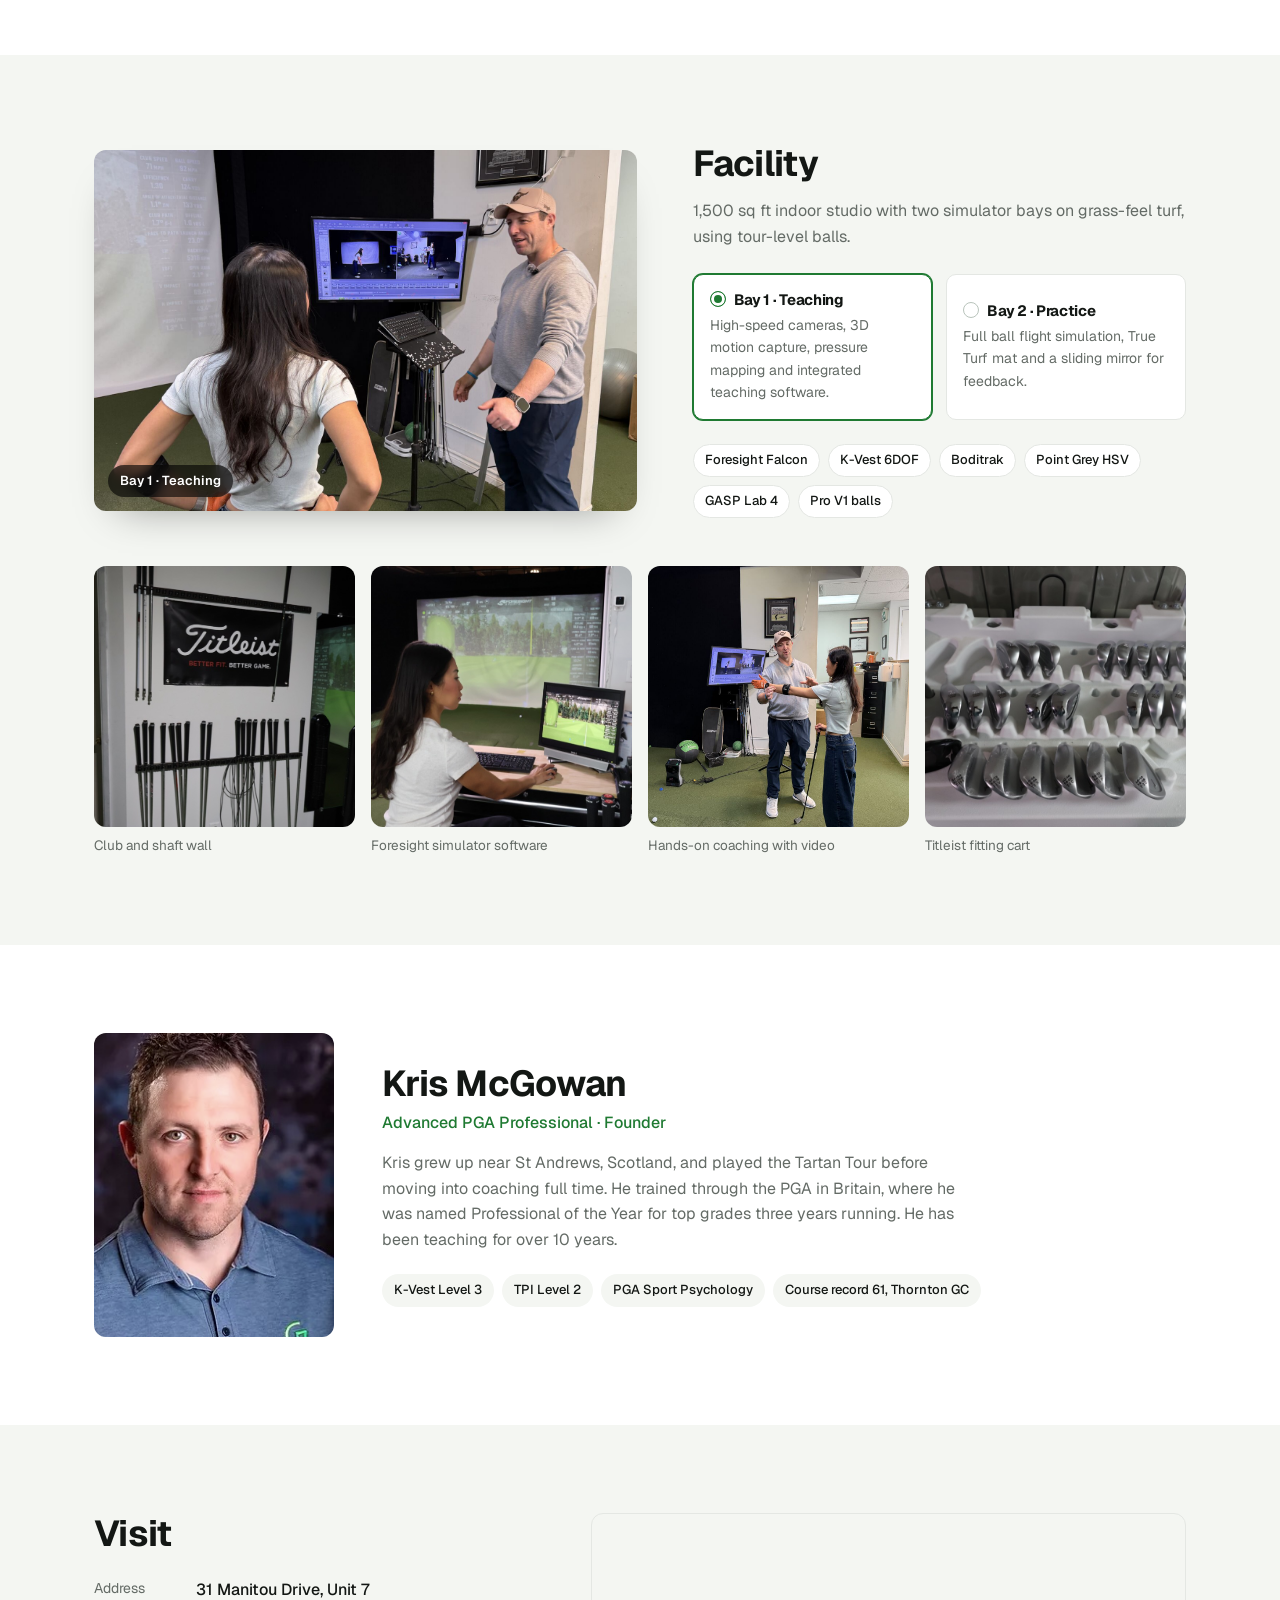
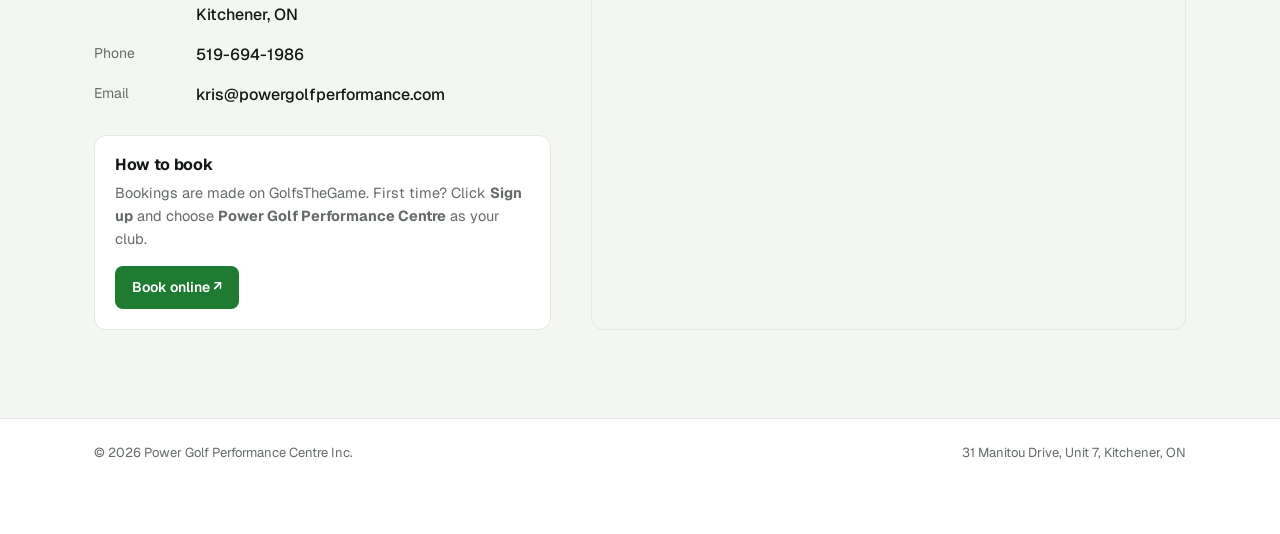
<file: the-facility/index.html>
<!doctype html><html lang="en"><head><meta charset="utf-8"><title>Power Golf Performance Centre</title>
<meta http-equiv="refresh" content="0; url=../#facility"><link rel="canonical" href="../#facility"><meta name="robots" content="noindex"></head>
<body><p>This page has moved. <a href="../#facility">Continue</a>.</p></body></html>
</file>
<file: style.css>
:root {
  --text: #131714;
  --muted: #646b66;
  --line: #e4e7e3;
  --bg-alt: #f4f6f2;
  --green: #1f7a32;
  --green-dark: #165c25;
  --green-soft: #e8f3ea;
  --radius: 12px;
  --font: "Geist", system-ui, sans-serif;
}
* { box-sizing: border-box; }
html { scroll-behavior: smooth; scroll-padding-top: 76px; }
body { margin: 0; font: 400 16px/1.6 var(--font); color: var(--text); background: #fff; -webkit-font-smoothing: antialiased; }
a { color: inherit; }
img { display: block; max-width: 100%; height: auto; }
h1, h2, h3 { margin: 0; letter-spacing: -.02em; line-height: 1.15; }
.container { max-width: 1140px; margin: 0 auto; padding: 0 24px; }

/* buttons */
.btn {
  display: inline-flex; align-items: center; justify-content: center;
  padding: 9px 16px; border-radius: 8px; font-weight: 600; font-size: 14px; text-decoration: none;
  border: 1px solid transparent; transition: background .15s, border-color .15s;
}
.btn-lg { padding: 13px 22px; font-size: 15px; }
.btn-primary { background: var(--green); color: #fff; }
.btn-primary:hover { background: var(--green-dark); }
.btn-ghost { border-color: var(--line); background: #fff; }
.btn-ghost:hover { border-color: var(--text); }

/* header */
.header { position: sticky; top: 0; z-index: 20; background: rgba(255,255,255,.95); backdrop-filter: blur(8px); border-bottom: 1px solid var(--line); }
.header-inner { display: flex; align-items: center; gap: 28px; height: 66px; }
.logo img { width: 160px; }
.nav { display: flex; gap: 24px; margin-left: auto; }
.nav a, .phone { text-decoration: none; font-size: 14px; font-weight: 500; color: var(--muted); }
.nav a:hover, .phone:hover { color: var(--text); }

/* hero */
.hero { padding: 72px 0; background: var(--bg-alt); border-bottom: 1px solid var(--line); }
.hero-grid { display: grid; grid-template-columns: 1fr 1.15fr; gap: 56px; align-items: center; }
h1 { font-size: clamp(36px, 4.6vw, 54px); font-weight: 700; }
.lead { font-size: 18px; color: var(--muted); margin: 18px 0 28px; max-width: 32em; }
.hero-btns { display: flex; gap: 10px; flex-wrap: wrap; }
.hero .btn-ghost { background: #fff; }
.facts { list-style: none; padding: 0; margin: 32px 0 0; display: flex; flex-wrap: wrap; gap: 10px 22px; font-size: 14px; color: var(--muted); }
.facts li { display: flex; align-items: center; gap: 7px; }
.facts svg { width: 16px; height: 16px; fill: none; stroke: var(--green); stroke-width: 2.2; stroke-linecap: round; stroke-linejoin: round; }
.hero-img { margin: 0; }
.hero-img img { border-radius: var(--radius); box-shadow: 0 1px 2px rgba(0,0,0,.06), 0 20px 40px -20px rgba(0,0,0,.35); }
.hero-img figcaption { font-size: 13px; color: var(--muted); margin-top: 12px; }

/* sections */
.section { padding: 88px 0; }
.section-alt { background: var(--bg-alt); }
.section-head { display: flex; justify-content: space-between; align-items: baseline; margin-bottom: 28px; gap: 16px; }
h2 { font-size: clamp(28px, 3.2vw, 36px); font-weight: 700; }
.section-head p { margin: 0; color: var(--muted); font-size: 14px; }
.body { color: var(--muted); margin: 14px 0 0; max-width: 36em; }

/* program cards */
.cards { display: grid; grid-template-columns: repeat(4, 1fr); gap: 16px; }
.card {
  border: 1px solid var(--line); border-radius: var(--radius); padding: 24px;
  display: flex; flex-direction: column; background: #fff;
}
.card-feature { border-color: var(--green); box-shadow: 0 0 0 1px var(--green); }
.tag { margin: 0 0 10px; font-size: 12px; font-weight: 600; text-transform: uppercase; letter-spacing: .06em; color: var(--green); }
.card h3 { font-size: 20px; }
.card-desc { color: var(--muted); font-size: 14.5px; margin: 8px 0 18px; }
.prices { list-style: none; padding: 0; margin: 0 0 18px; border-top: 1px solid var(--line); }
.prices li { display: flex; justify-content: space-between; align-items: baseline; gap: 12px; padding: 10px 0; border-bottom: 1px solid var(--line); font-size: 14px; }
.prices span { color: var(--muted); }
.prices b { font-size: 17px; font-weight: 600; white-space: nowrap; }
.prices small { font-size: 12px; font-weight: 500; color: var(--muted); }
.ticks { list-style: none; padding: 0; margin: 0; font-size: 14px; display: grid; gap: 8px; }
.ticks li { padding-left: 22px; position: relative; line-height: 1.45; }
.ticks li::before {
  content: ""; position: absolute; left: 0; top: .3em; width: 14px; height: 14px; border-radius: 50%;
  background: var(--green-soft) url("data:image/svg+xml,%3Csvg xmlns='http://www.w3.org/2000/svg' viewBox='0 0 14 14'%3E%3Cpath d='M4 7.2l2 2 4-4.4' fill='none' stroke='%231f7a32' stroke-width='1.6' stroke-linecap='round' stroke-linejoin='round'/%3E%3C/svg%3E") center/14px no-repeat;
}
.cta-bar {
  margin-top: 20px; padding: 18px 24px; border-radius: var(--radius); background: var(--green-soft);
  display: flex; justify-content: space-between; align-items: center; gap: 16px; flex-wrap: wrap;
}
.cta-bar p { margin: 0; }

/* facility */
.split { display: grid; grid-template-columns: 1.1fr 1fr; gap: 56px; align-items: center; }
.framed { margin: 0; }
.framed img { border-radius: var(--radius); box-shadow: 0 20px 40px -24px rgba(0,0,0,.4); }
.bays { display: grid; grid-template-columns: 1fr 1fr; gap: 14px; margin: 24px 0; }
.bays > div { background: #fff; border: 1px solid var(--line); border-radius: 10px; padding: 16px; }
.bays h3 { font-size: 15px; }
.bays p { margin: 6px 0 0; font-size: 14px; color: var(--muted); }
.chips { list-style: none; padding: 0; margin: 0; display: flex; flex-wrap: wrap; gap: 8px; }
.chips li { font-size: 13px; font-weight: 500; padding: 5px 11px; border-radius: 999px; background: #fff; border: 1px solid var(--line); }

/* coach */
.coach { display: grid; grid-template-columns: 240px 1fr; gap: 48px; align-items: center; }
.coach img { width: 240px; border-radius: var(--radius); }
.role { margin: 6px 0 0; font-weight: 500; color: var(--green); }
.coach .chips { margin-top: 22px; }
.coach .chips li { background: var(--bg-alt); border-color: transparent; }

/* visit */
.visit { display: grid; grid-template-columns: 1fr 1.3fr; gap: 40px; align-items: stretch; }
.visit dl { margin: 22px 0 0; display: grid; gap: 14px; }
.visit dl > div { display: grid; grid-template-columns: 90px 1fr; gap: 12px; }
.visit dt { color: var(--muted); font-size: 14px; }
.visit dd { margin: 0; font-weight: 500; }
.visit dd a { text-decoration: none; }
.visit dd a:hover { text-decoration: underline; }
.booking-note { margin-top: 28px; padding: 20px; background: #fff; border: 1px solid var(--line); border-radius: var(--radius); }
.booking-note h3 { font-size: 16px; }
.booking-note p { margin: 6px 0 16px; font-size: 14.5px; color: var(--muted); }
.map { border-radius: var(--radius); overflow: hidden; min-height: 380px; border: 1px solid var(--line); }
.map iframe { width: 100%; height: 100%; min-height: 380px; border: 0; display: block; }

.footer { border-top: 1px solid var(--line); }
.footer-inner { display: flex; justify-content: space-between; gap: 12px; padding: 24px; font-size: 13px; color: var(--muted); flex-wrap: wrap; }

/* mobile menu */
.menu-btn { display: none; width: 40px; height: 40px; border: 1px solid var(--line); border-radius: 8px; background: #fff; cursor: pointer; padding: 0; flex-direction: column; justify-content: center; align-items: center; gap: 5px; }
.menu-btn span { width: 16px; height: 1.5px; background: var(--text); transition: transform .2s; }
.menu-btn[aria-expanded="true"] span:first-child { transform: translateY(3.25px) rotate(45deg); }
.menu-btn[aria-expanded="true"] span:last-child { transform: translateY(-3.25px) rotate(-45deg); }
.mobile-nav { border-top: 1px solid var(--line); padding: 8px 24px 16px; }
.mobile-nav[hidden] { display: none; }
.mobile-nav a { display: block; padding: 12px 0; border-bottom: 1px solid var(--line); text-decoration: none; font-weight: 500; }
.mobile-nav a:last-child { border-bottom: 0; color: var(--green); }

@media (max-width: 1050px) {
  .cards { grid-template-columns: 1fr 1fr; }
}
@media (max-width: 860px) {
  .nav, .phone { display: none; }
  .header .btn { margin-left: auto; }
  .header-inner { gap: 10px; }
  .menu-btn { display: flex; }
  .hero { padding: 40px 0 56px; }
  .hero-grid, .split, .visit { grid-template-columns: 1fr; gap: 36px; }
  .coach { grid-template-columns: 1fr; gap: 24px; }
  .coach img { width: 160px; }
  .section { padding: 64px 0; }
}
@media (min-width: 861px) { .mobile-nav { display: none !important; } }
@media (max-width: 560px) {
  .cards, .bays { grid-template-columns: 1fr; }
  .logo img { width: 140px; }
}



/* photos */
.hero-img img, .framed img { width: 100%; aspect-ratio: 3 / 2; object-fit: cover; }
.hero-img img { aspect-ratio: 16 / 10; object-position: 35% 0%; }
.gallery { display: grid; grid-template-columns: repeat(4, 1fr); gap: 16px; margin-top: 48px; }
.gallery figure { margin: 0; }
.gallery img { width: 100%; aspect-ratio: 1 / 1; object-fit: cover; border-radius: var(--radius); }
.gallery figcaption { font-size: 13.5px; color: var(--muted); margin-top: 8px; }
.cta-photo { padding: 16px; display: grid; grid-template-columns: 300px 1fr; gap: 28px; align-items: center; }
.cta-photo > img { width: 100%; aspect-ratio: 16 / 9; object-fit: cover; object-position: 50% 40%; border-radius: 8px; }
.cta-text { display: flex; justify-content: space-between; align-items: center; gap: 16px; flex-wrap: wrap; padding-right: 8px; }
.cta-text p { margin: 0; }
@media (max-width: 860px) {
  .gallery { grid-template-columns: 1fr 1fr; }
  .cta-photo { grid-template-columns: 1fr; }
}

/* Facility bay switcher */
.bay-media { position: relative; display: grid; border-radius: var(--radius); overflow: hidden; box-shadow: 0 20px 40px -24px rgba(0,0,0,.4); }
.bay-panel { grid-area: 1 / 1; opacity: 0; transition: opacity .45s ease; }
.bay-panel.is-active { opacity: 1; }
.bay-panel img, .bay-panel video { display: block; width: 100%; aspect-ratio: 3 / 2; object-fit: cover; border-radius: 0; box-shadow: none; }
.bay-label {
  position: absolute; left: 14px; bottom: 14px; z-index: 1;
  background: rgba(0,0,0,.6); color: #fff; font-size: 13px; font-weight: 600;
  padding: 6px 12px; border-radius: 999px; backdrop-filter: blur(6px);
}
.bay-tab {
  text-align: left; font: inherit; color: inherit; cursor: pointer;
  background: #fff; border: 1px solid var(--line); border-radius: 10px; padding: 16px;
  transition: border-color .15s, box-shadow .15s, background .15s;
}
.bay-tab:hover { border-color: #b9c4bc; }
.bay-tab[aria-selected="true"] { border-color: var(--green); box-shadow: 0 0 0 1px var(--green); }
.bay-tab:focus-visible { outline: 2px solid var(--green); outline-offset: 2px; }
.bay-tab h3 { display: flex; align-items: center; gap: 8px; }
.bay-tab h3::before {
  content: ""; width: 14px; height: 14px; border-radius: 50%; flex: none;
  border: 1.5px solid #b9c4bc; transition: border-color .15s, background .15s;
}
.bay-tab[aria-selected="true"] h3::before { border-color: var(--green); background: var(--green); box-shadow: inset 0 0 0 3px #fff; }
@media (prefers-reduced-motion: reduce) { .bay-panel { transition: none; } }
</file>
